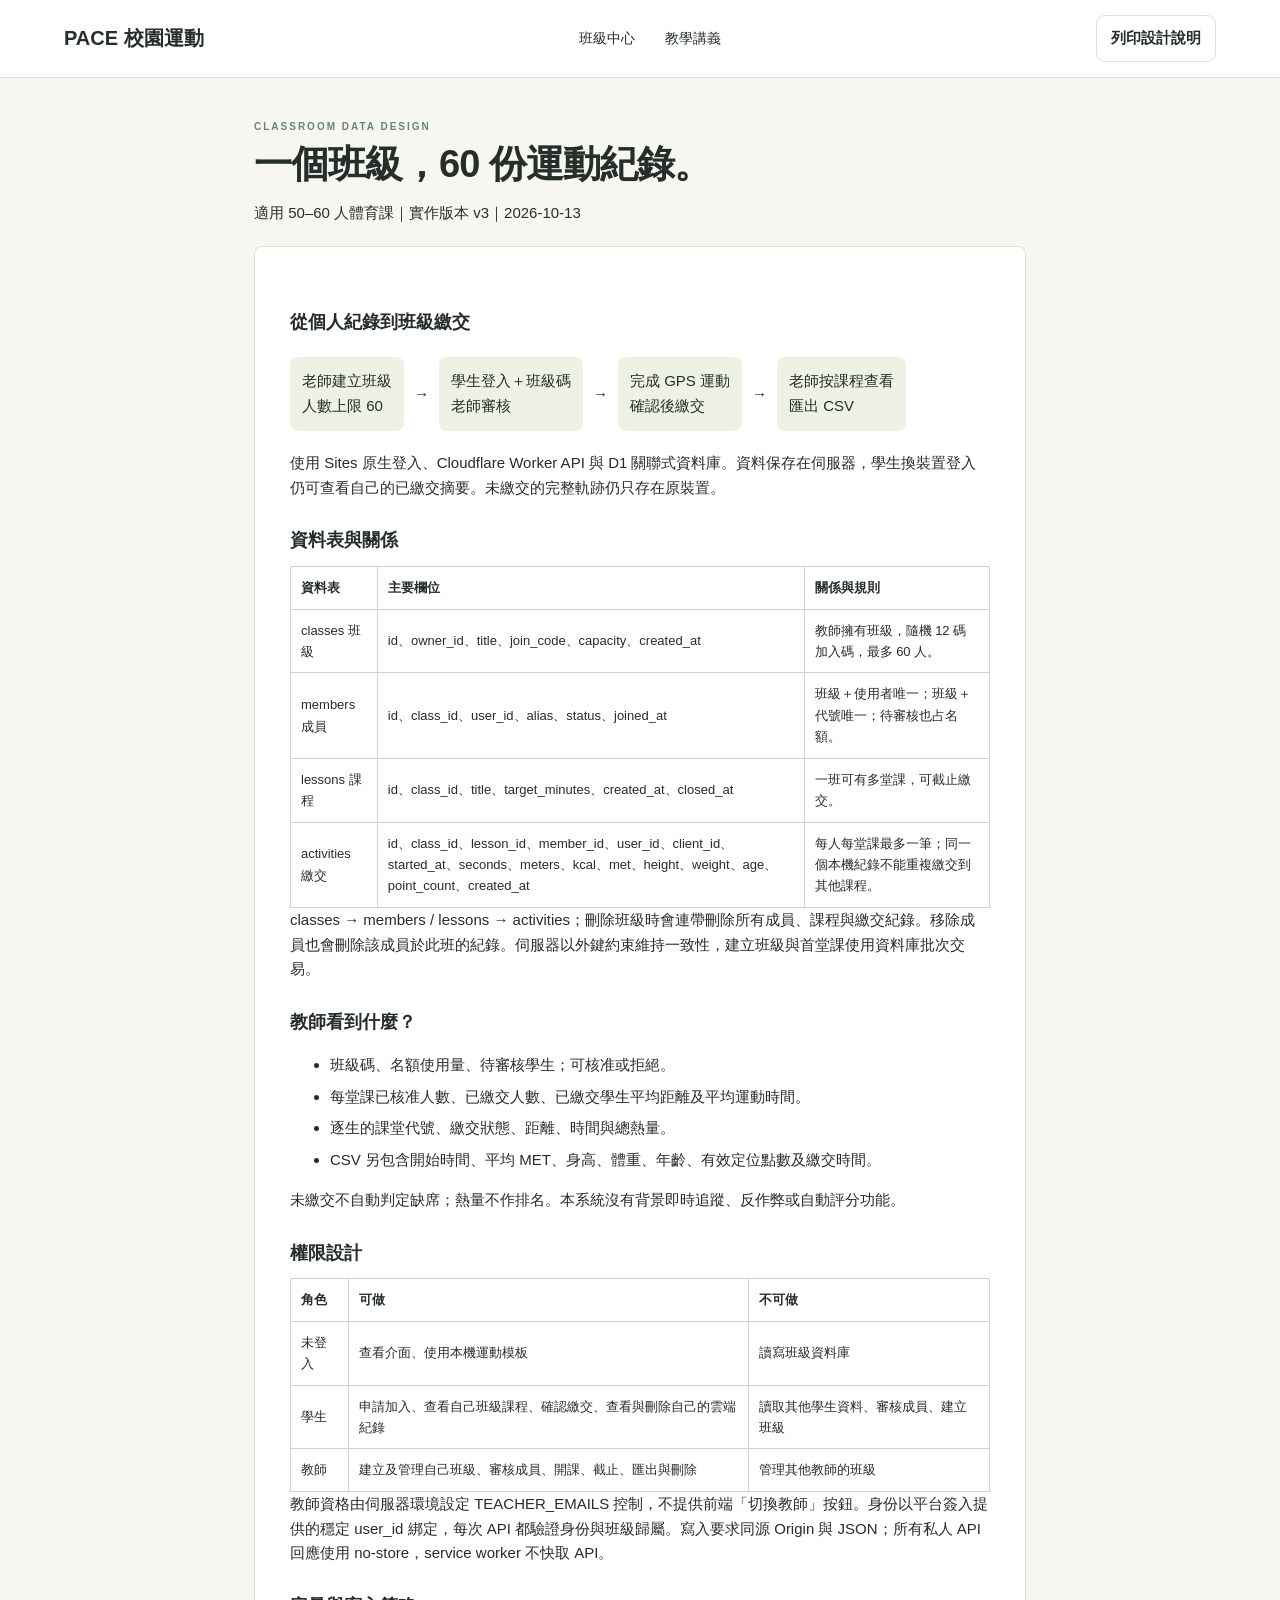
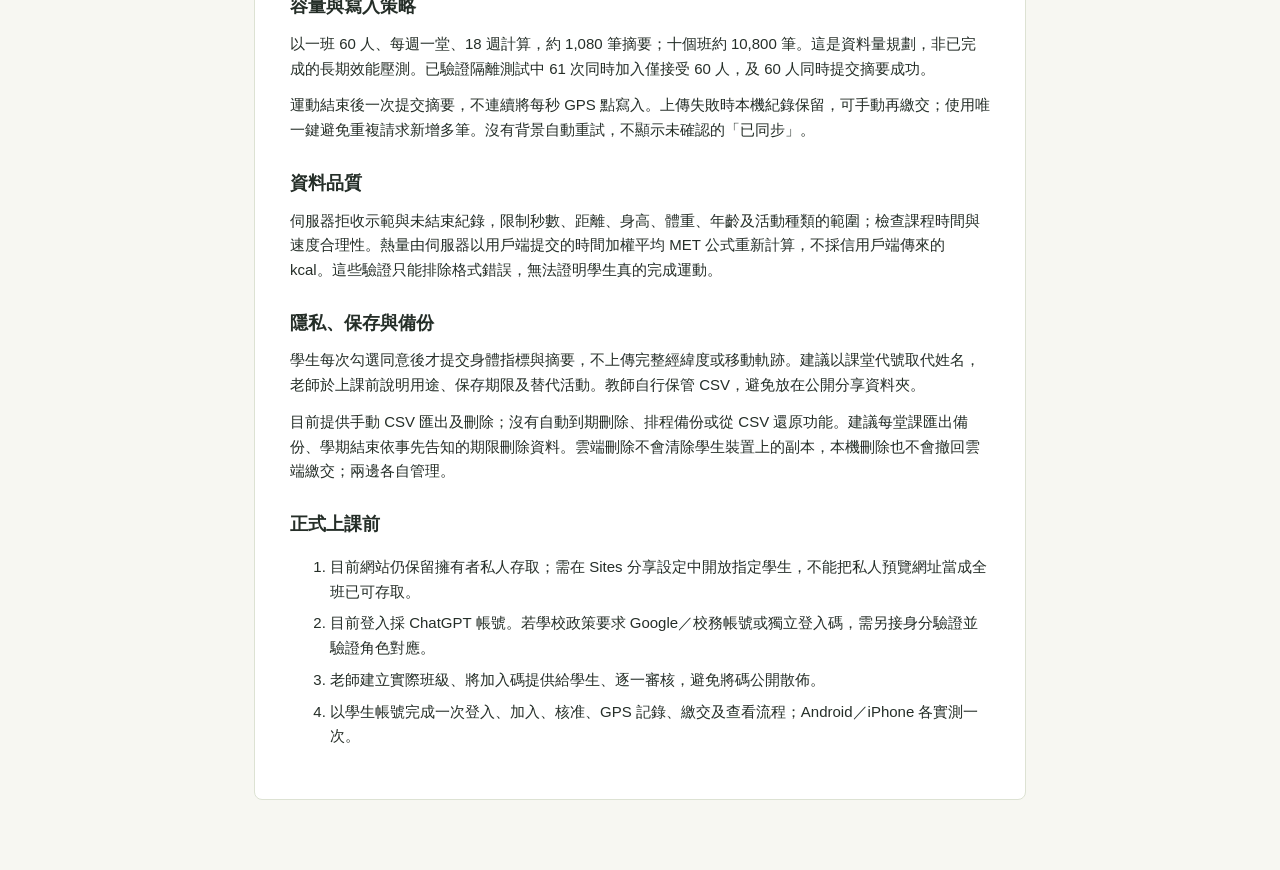
<file: database.html>
<!doctype html><html lang="zh-Hant"><head><meta charset="utf-8"><meta name="viewport" content="width=device-width,initial-scale=1"><link rel="stylesheet" href="document.css"><title>班級資料庫設計 · PACE</title></head><body><header><a class="brand" href="index.html">PACE 校園運動</a><nav><a href="classroom.html">班級中心</a><a href="handout.html">教學講義</a></nav><button onclick="window.print()">列印設計說明</button></header><main class="doc"><span class="eyebrow">CLASSROOM DATA DESIGN</span><h1>一個班級，60 份運動紀錄。</h1><p>適用 50–60 人體育課｜實作版本 v3｜2026-10-13</p><article><h2>從個人紀錄到班級繳交</h2><div class="diagram"><span>老師建立班級<br>人數上限 60</span>→<span>學生登入＋班級碼<br>老師審核</span>→<span>完成 GPS 運動<br>確認後繳交</span>→<span>老師按課程查看<br>匯出 CSV</span></div><p>使用 Sites 原生登入、Cloudflare Worker API 與 D1 關聯式資料庫。資料保存在伺服器，學生換裝置登入仍可查看自己的已繳交摘要。未繳交的完整軌跡仍只存在原裝置。</p><h2>資料表與關係</h2><table><tr><th>資料表</th><th>主要欄位</th><th>關係與規則</th></tr><tr><td>classes 班級</td><td>id、owner_id、title、join_code、capacity、created_at</td><td>教師擁有班級，隨機 12 碼加入碼，最多 60 人。</td></tr><tr><td>members 成員</td><td>id、class_id、user_id、alias、status、joined_at</td><td>班級＋使用者唯一；班級＋代號唯一；待審核也占名額。</td></tr><tr><td>lessons 課程</td><td>id、class_id、title、target_minutes、created_at、closed_at</td><td>一班可有多堂課，可截止繳交。</td></tr><tr><td>activities 繳交</td><td>id、class_id、lesson_id、member_id、user_id、client_id、started_at、seconds、meters、kcal、met、height、weight、age、point_count、created_at</td><td>每人每堂課最多一筆；同一個本機紀錄不能重複繳交到其他課程。</td></tr></table><p>classes → members / lessons → activities；刪除班級時會連帶刪除所有成員、課程與繳交紀錄。移除成員也會刪除該成員於此班的紀錄。伺服器以外鍵約束維持一致性，建立班級與首堂課使用資料庫批次交易。</p><h2>教師看到什麼？</h2><ul><li>班級碼、名額使用量、待審核學生；可核准或拒絕。</li><li>每堂課已核准人數、已繳交人數、已繳交學生平均距離及平均運動時間。</li><li>逐生的課堂代號、繳交狀態、距離、時間與總熱量。</li><li>CSV 另包含開始時間、平均 MET、身高、體重、年齡、有效定位點數及繳交時間。</li></ul><p>未繳交不自動判定缺席；熱量不作排名。本系統沒有背景即時追蹤、反作弊或自動評分功能。</p><h2>權限設計</h2><table><tr><th>角色</th><th>可做</th><th>不可做</th></tr><tr><td>未登入</td><td>查看介面、使用本機運動模板</td><td>讀寫班級資料庫</td></tr><tr><td>學生</td><td>申請加入、查看自己班級課程、確認繳交、查看與刪除自己的雲端紀錄</td><td>讀取其他學生資料、審核成員、建立班級</td></tr><tr><td>教師</td><td>建立及管理自己班級、審核成員、開課、截止、匯出與刪除</td><td>管理其他教師的班級</td></tr></table><p>教師資格由伺服器環境設定 TEACHER_EMAILS 控制，不提供前端「切換教師」按鈕。身份以平台簽入提供的穩定 user_id 綁定，每次 API 都驗證身份與班級歸屬。寫入要求同源 Origin 與 JSON；所有私人 API 回應使用 no-store，service worker 不快取 API。</p><h2>容量與寫入策略</h2><p>以一班 60 人、每週一堂、18 週計算，約 1,080 筆摘要；十個班約 10,800 筆。這是資料量規劃，非已完成的長期效能壓測。已驗證隔離測試中 61 次同時加入僅接受 60 人，及 60 人同時提交摘要成功。</p><p>運動結束後一次提交摘要，不連續將每秒 GPS 點寫入。上傳失敗時本機紀錄保留，可手動再繳交；使用唯一鍵避免重複請求新增多筆。沒有背景自動重試，不顯示未確認的「已同步」。</p><h2>資料品質</h2><p>伺服器拒收示範與未結束紀錄，限制秒數、距離、身高、體重、年齡及活動種類的範圍；檢查課程時間與速度合理性。熱量由伺服器以用戶端提交的時間加權平均 MET 公式重新計算，不採信用戶端傳來的 kcal。這些驗證只能排除格式錯誤，無法證明學生真的完成運動。</p><h2>隱私、保存與備份</h2><p>學生每次勾選同意後才提交身體指標與摘要，不上傳完整經緯度或移動軌跡。建議以課堂代號取代姓名，老師於上課前說明用途、保存期限及替代活動。教師自行保管 CSV，避免放在公開分享資料夾。</p><p>目前提供手動 CSV 匯出及刪除；沒有自動到期刪除、排程備份或從 CSV 還原功能。建議每堂課匯出備份、學期結束依事先告知的期限刪除資料。雲端刪除不會清除學生裝置上的副本，本機刪除也不會撤回雲端繳交；兩邊各自管理。</p><h2>正式上課前</h2><ol><li>目前網站仍保留擁有者私人存取；需在 Sites 分享設定中開放指定學生，不能把私人預覽網址當成全班已可存取。</li><li>目前登入採 ChatGPT 帳號。若學校政策要求 Google／校務帳號或獨立登入碼，需另接身分驗證並驗證角色對應。</li><li>老師建立實際班級、將加入碼提供給學生、逐一審核，避免將碼公開散佈。</li><li>以學生帳號完成一次登入、加入、核准、GPS 記錄、繳交及查看流程；Android／iPhone 各實測一次。</li></ol></article></main></body></html>
</file>
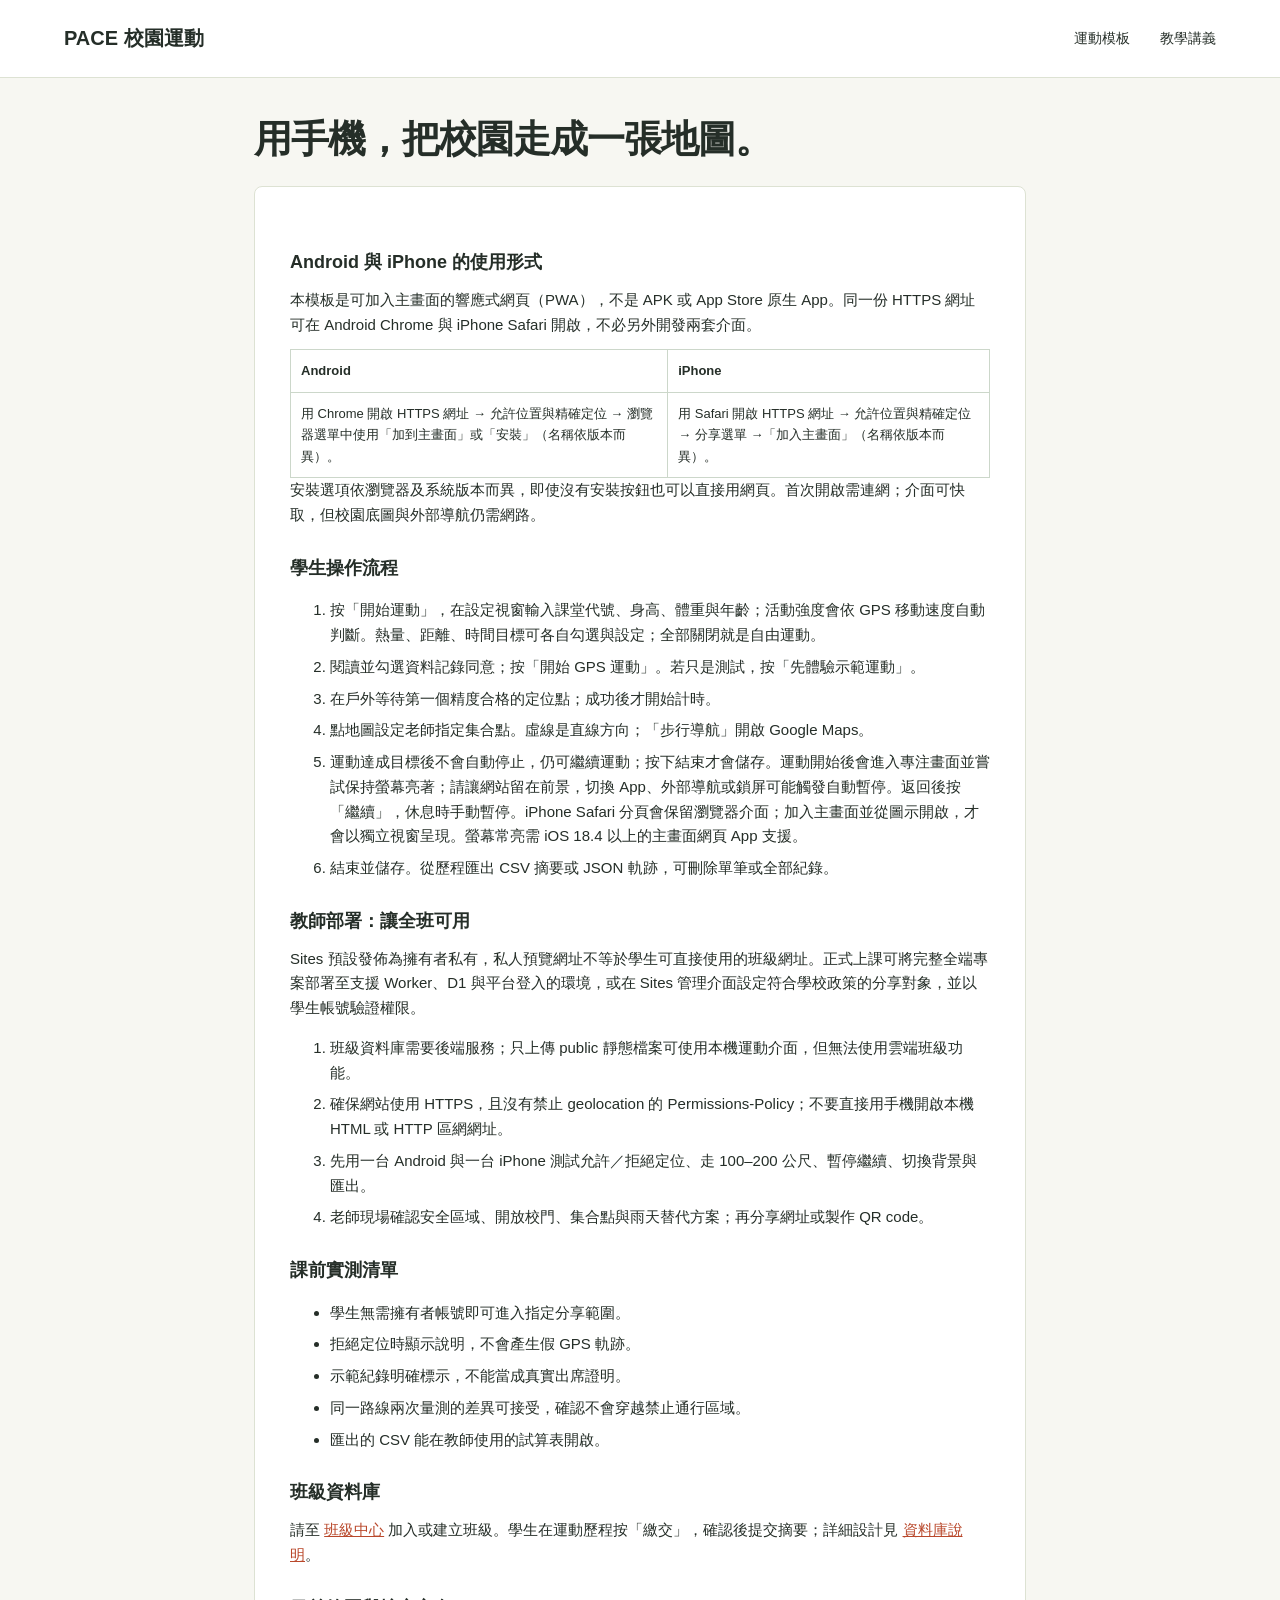
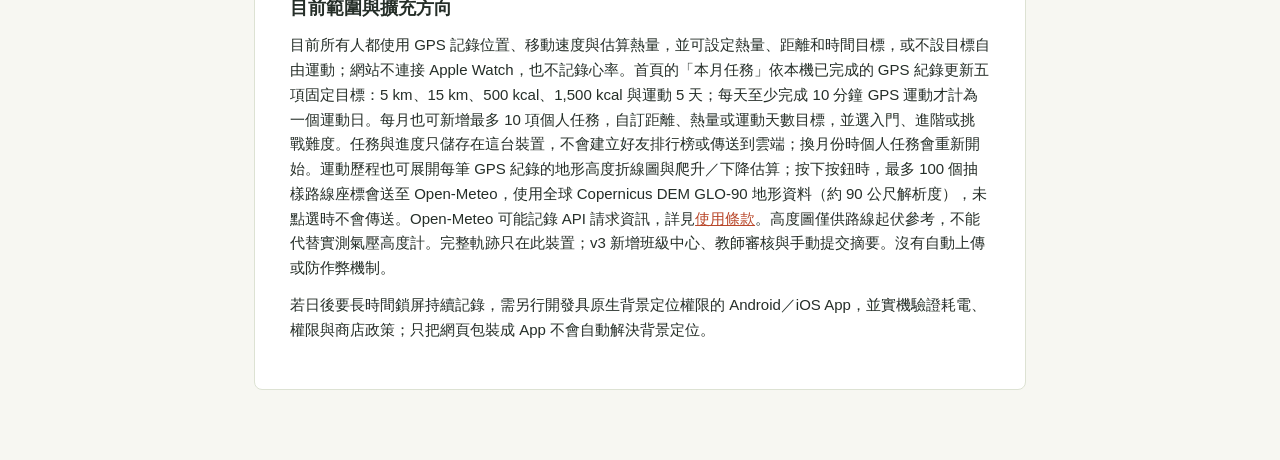
<file: guide.html>
<!doctype html><html lang="zh-Hant"><head><meta charset="utf-8"><meta name="viewport" content="width=device-width,initial-scale=1"><link rel="stylesheet" href="document.css"><title>手機使用與部署說明｜校園動起來</title></head><body><header><a class="brand" href="./">PACE 校園運動</a><nav><a href="./">運動模板</a><a href="handout.html">教學講義</a></nav></header><main class="doc"><h1>用手機，把校園走成一張地圖。</h1><article><h2>Android 與 iPhone 的使用形式</h2><p>本模板是可加入主畫面的響應式網頁（PWA），不是 APK 或 App Store 原生 App。同一份 HTTPS 網址可在 Android Chrome 與 iPhone Safari 開啟，不必另外開發兩套介面。</p><table><tr><th>Android</th><th>iPhone</th></tr><tr><td>用 Chrome 開啟 HTTPS 網址 → 允許位置與精確定位 → 瀏覽器選單中使用「加到主畫面」或「安裝」（名稱依版本而異）。</td><td>用 Safari 開啟 HTTPS 網址 → 允許位置與精確定位 → 分享選單 →「加入主畫面」（名稱依版本而異）。</td></tr></table><p>安裝選項依瀏覽器及系統版本而異，即使沒有安裝按鈕也可以直接用網頁。首次開啟需連網；介面可快取，但校園底圖與外部導航仍需網路。</p><h2>學生操作流程</h2><ol><li>按「開始運動」，在設定視窗輸入課堂代號、身高、體重與年齡；活動強度會依 GPS 移動速度自動判斷。熱量、距離、時間目標可各自勾選與設定；全部關閉就是自由運動。</li><li>閱讀並勾選資料記錄同意；按「開始 GPS 運動」。若只是測試，按「先體驗示範運動」。</li><li>在戶外等待第一個精度合格的定位點；成功後才開始計時。</li><li>點地圖設定老師指定集合點。虛線是直線方向；「步行導航」開啟 Google Maps。</li><li>運動達成目標後不會自動停止，仍可繼續運動；按下結束才會儲存。運動開始後會進入專注畫面並嘗試保持螢幕亮著；請讓網站留在前景，切換 App、外部導航或鎖屏可能觸發自動暫停。返回後按「繼續」，休息時手動暫停。iPhone Safari 分頁會保留瀏覽器介面；加入主畫面並從圖示開啟，才會以獨立視窗呈現。螢幕常亮需 iOS 18.4 以上的主畫面網頁 App 支援。</li><li>結束並儲存。從歷程匯出 CSV 摘要或 JSON 軌跡，可刪除單筆或全部紀錄。</li></ol><h2>教師部署：讓全班可用</h2><p>Sites 預設發佈為擁有者私有，私人預覽網址不等於學生可直接使用的班級網址。正式上課可將完整全端專案部署至支援 Worker、D1 與平台登入的環境，或在 Sites 管理介面設定符合學校政策的分享對象，並以學生帳號驗證權限。</p><ol><li>班級資料庫需要後端服務；只上傳 public 靜態檔案可使用本機運動介面，但無法使用雲端班級功能。</li><li>確保網站使用 HTTPS，且沒有禁止 geolocation 的 Permissions-Policy；不要直接用手機開啟本機 HTML 或 HTTP 區網網址。</li><li>先用一台 Android 與一台 iPhone 測試允許／拒絕定位、走 100–200 公尺、暫停繼續、切換背景與匯出。</li><li>老師現場確認安全區域、開放校門、集合點與雨天替代方案；再分享網址或製作 QR code。</li></ol><h2>課前實測清單</h2><ul><li>學生無需擁有者帳號即可進入指定分享範圍。</li><li>拒絕定位時顯示說明，不會產生假 GPS 軌跡。</li><li>示範紀錄明確標示，不能當成真實出席證明。</li><li>同一路線兩次量測的差異可接受，確認不會穿越禁止通行區域。</li><li>匯出的 CSV 能在教師使用的試算表開啟。</li></ul><h2>班級資料庫</h2><p>請至 <a href="classroom.html">班級中心</a> 加入或建立班級。學生在運動歷程按「繳交」，確認後提交摘要；詳細設計見 <a href="database.html">資料庫說明</a>。</p><h2>目前範圍與擴充方向</h2><p>目前所有人都使用 GPS 記錄位置、移動速度與估算熱量，並可設定熱量、距離和時間目標，或不設目標自由運動；網站不連接 Apple Watch，也不記錄心率。首頁的「本月任務」依本機已完成的 GPS 紀錄更新五項固定目標：5 km、15 km、500 kcal、1,500 kcal 與運動 5 天；每天至少完成 10 分鐘 GPS 運動才計為一個運動日。每月也可新增最多 10 項個人任務，自訂距離、熱量或運動天數目標，並選入門、進階或挑戰難度。任務與進度只儲存在這台裝置，不會建立好友排行榜或傳送到雲端；換月份時個人任務會重新開始。運動歷程也可展開每筆 GPS 紀錄的地形高度折線圖與爬升／下降估算；按下按鈕時，最多 100 個抽樣路線座標會送至 Open-Meteo，使用全球 Copernicus DEM GLO-90 地形資料（約 90 公尺解析度），未點選時不會傳送。Open-Meteo 可能記錄 API 請求資訊，詳見<a href="https://open-meteo.com/en/terms" target="_blank" rel="noopener">使用條款</a>。高度圖僅供路線起伏參考，不能代替實測氣壓高度計。完整軌跡只在此裝置；v3 新增班級中心、教師審核與手動提交摘要。沒有自動上傳或防作弊機制。</p><p>若日後要長時間鎖屏持續記錄，需另行開發具原生背景定位權限的 Android／iOS App，並實機驗證耗電、權限與商店政策；只把網頁包裝成 App 不會自動解決背景定位。</p></article></main></body></html>
</file>
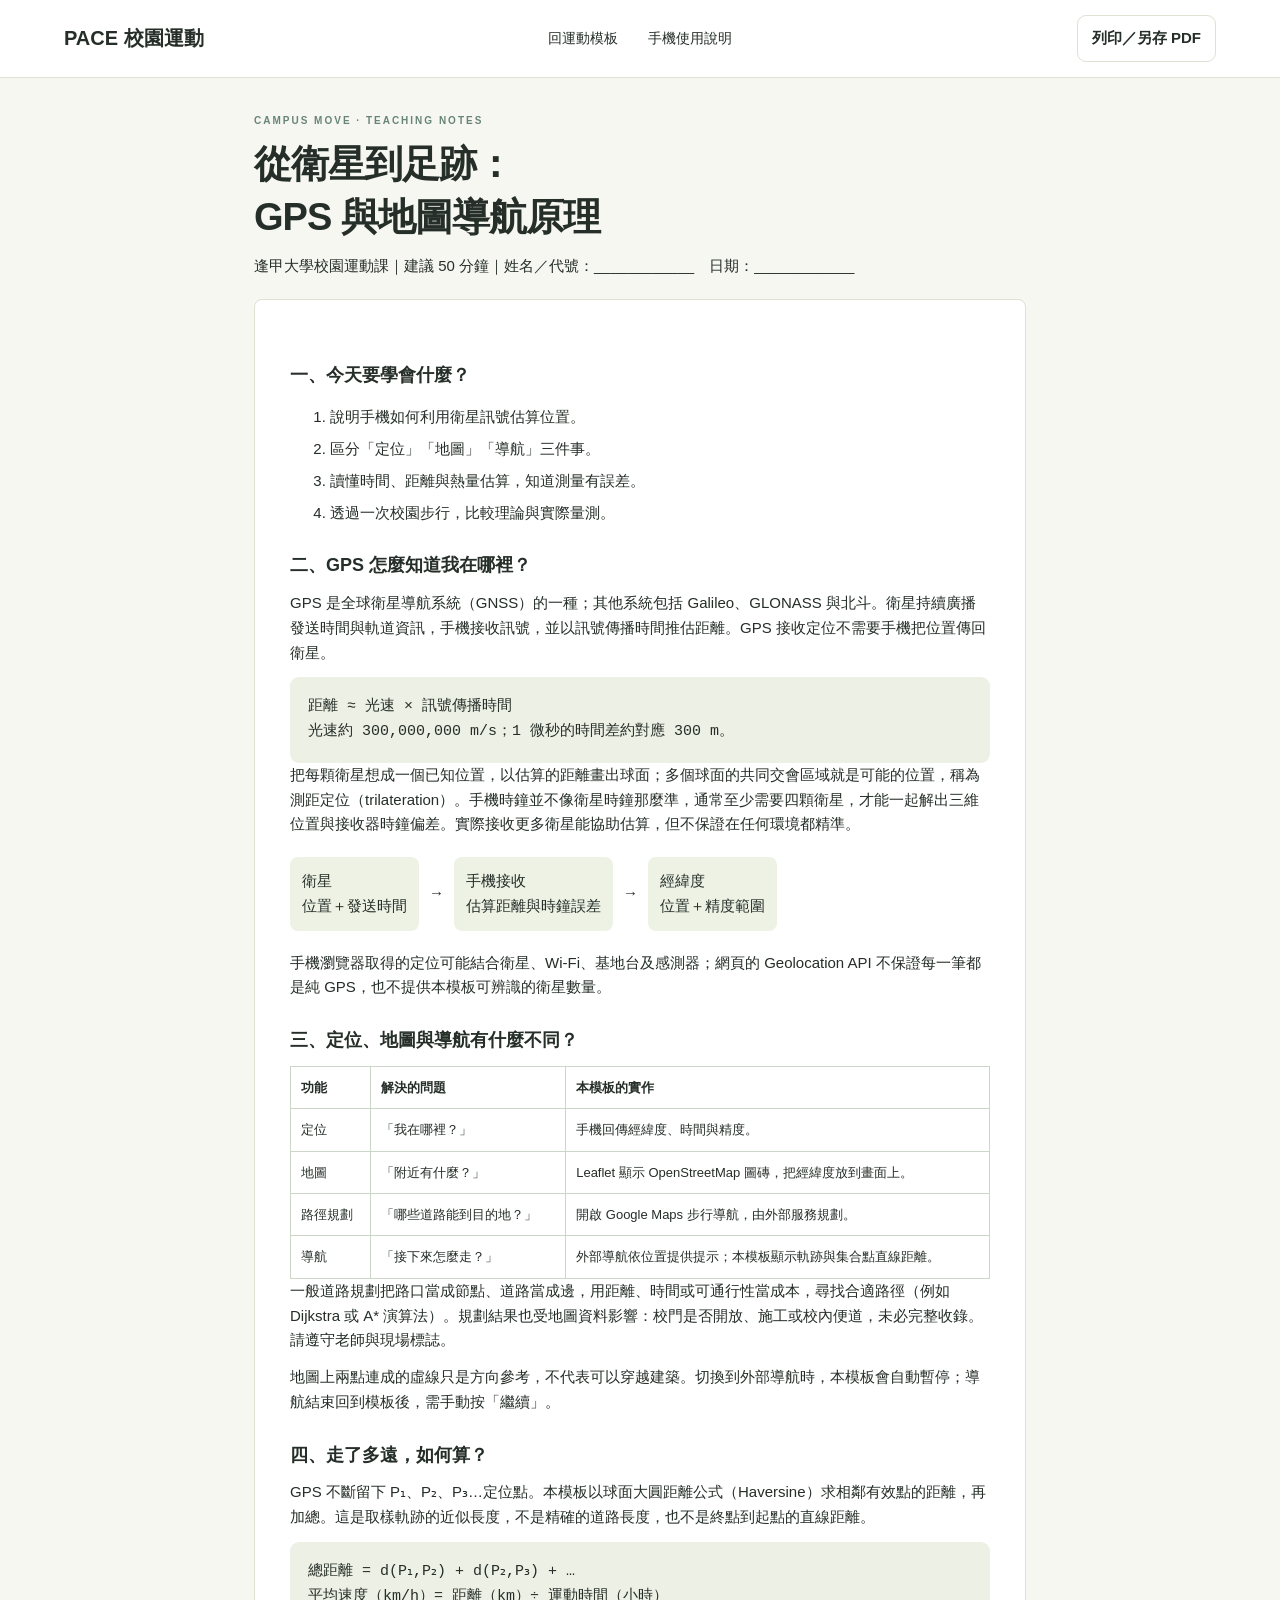
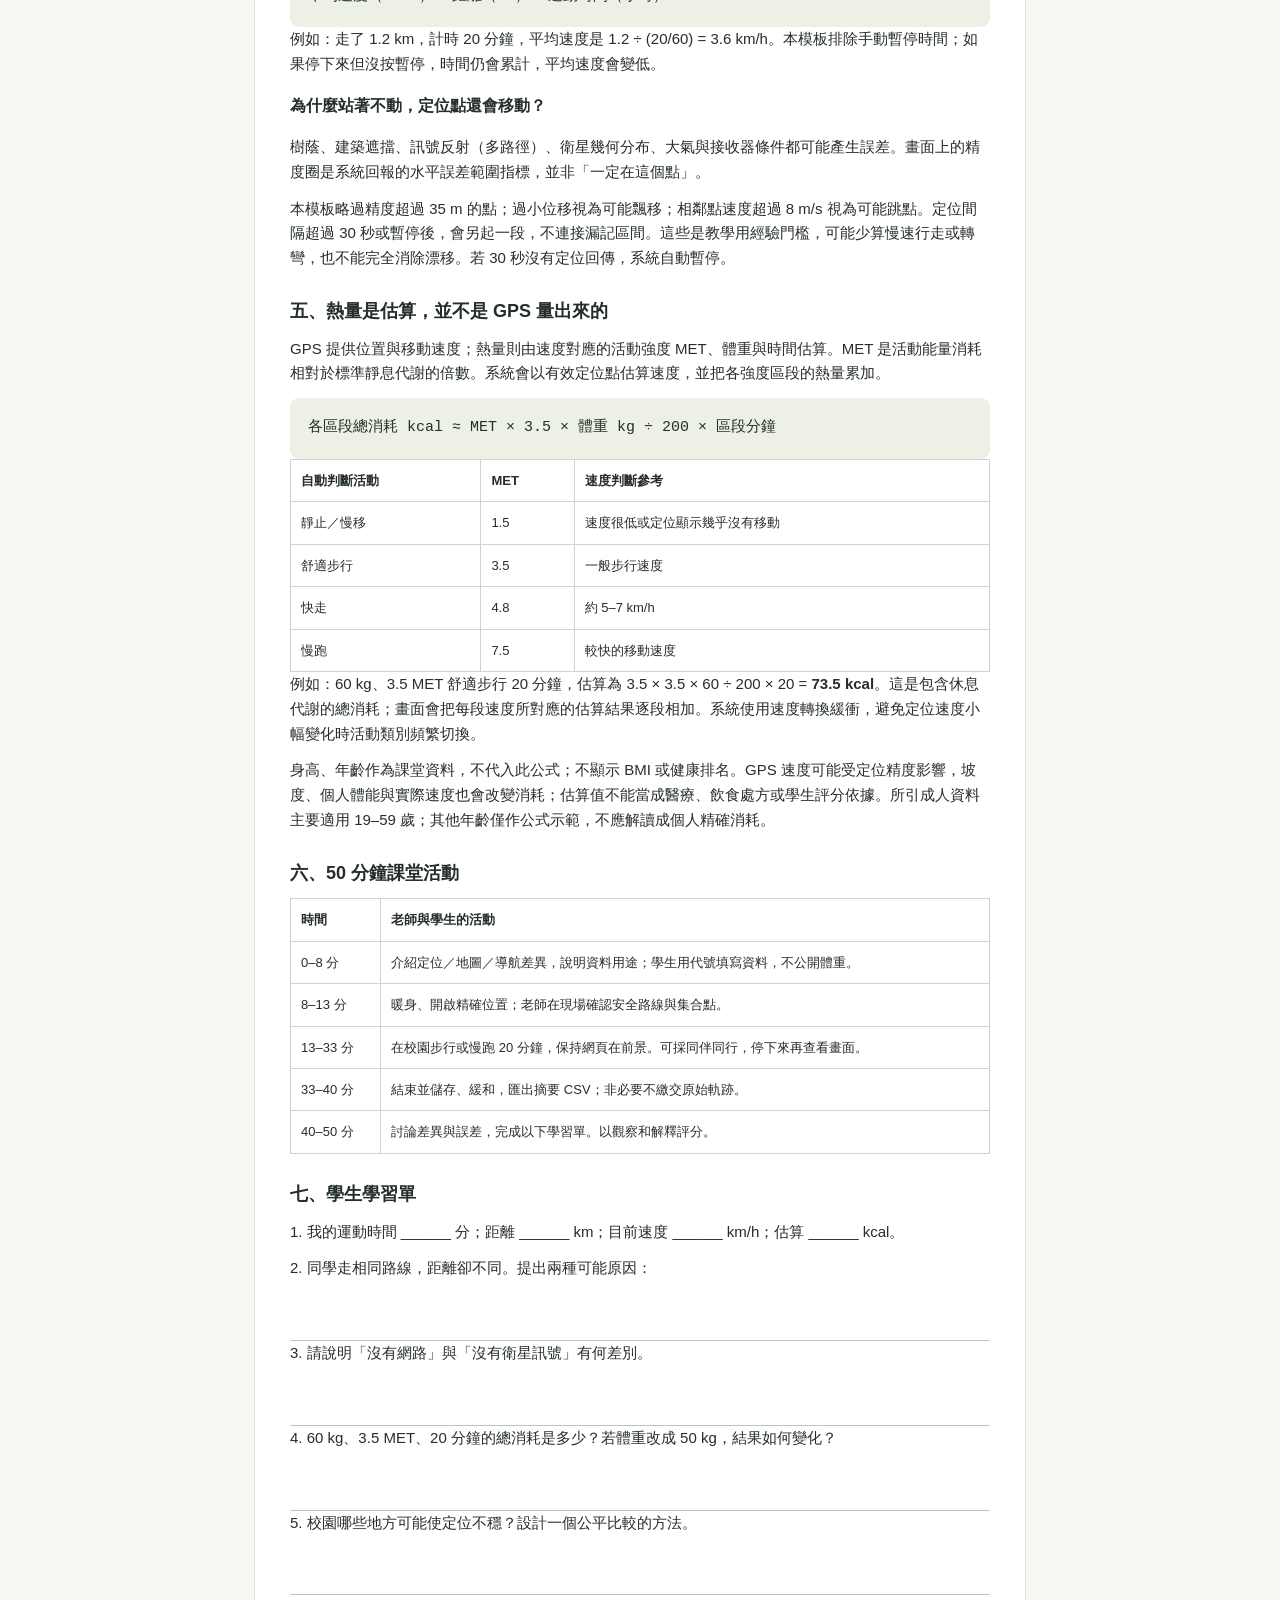
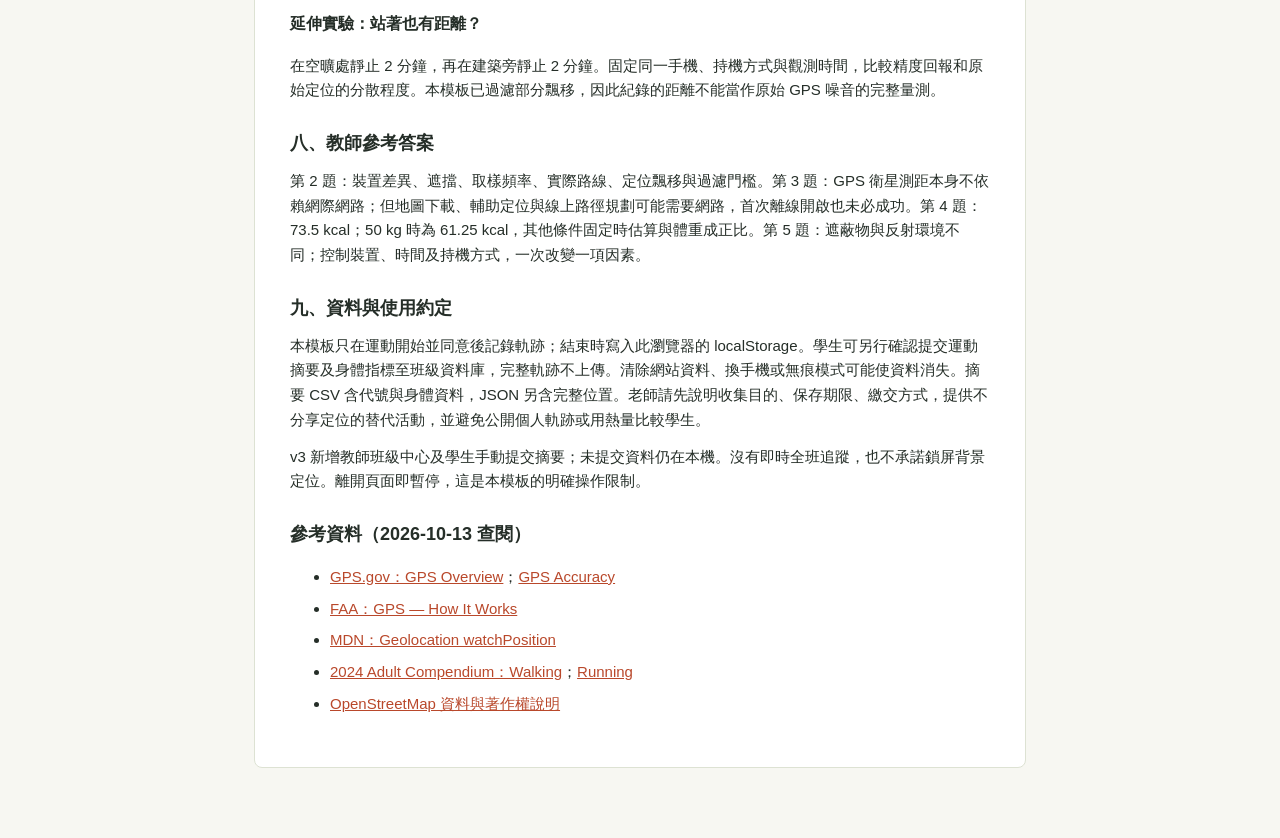
<file: handout.html>
<!doctype html><html lang="zh-Hant"><head><meta charset="utf-8"><meta name="viewport" content="width=device-width,initial-scale=1"><link rel="stylesheet" href="document.css"><title>GPS 與地圖導航原理｜教學講義</title></head><body><header><a class="brand" href="./">PACE 校園運動</a><nav><a href="./">回運動模板</a><a href="guide.html">手機使用說明</a></nav><button onclick="window.print()">列印／另存 PDF</button></header><main class="doc"><p class="eyebrow">CAMPUS MOVE · TEACHING NOTES</p><h1>從衛星到足跡：<br>GPS 與地圖導航原理</h1><p>逢甲大學校園運動課｜建議 50 分鐘｜姓名／代號：____________　日期：____________</p><article>
<h2>一、今天要學會什麼？</h2><ol><li>說明手機如何利用衛星訊號估算位置。</li><li>區分「定位」「地圖」「導航」三件事。</li><li>讀懂時間、距離與熱量估算，知道測量有誤差。</li><li>透過一次校園步行，比較理論與實際量測。</li></ol>
<h2>二、GPS 怎麼知道我在哪裡？</h2><p>GPS 是全球衛星導航系統（GNSS）的一種；其他系統包括 Galileo、GLONASS 與北斗。衛星持續廣播發送時間與軌道資訊，手機接收訊號，並以訊號傳播時間推估距離。GPS 接收定位不需要手機把位置傳回衛星。</p><div class="formula">距離 ≈ 光速 × 訊號傳播時間<br>光速約 300,000,000 m/s；1 微秒的時間差約對應 300 m。</div><p>把每顆衛星想成一個已知位置，以估算的距離畫出球面；多個球面的共同交會區域就是可能的位置，稱為測距定位（trilateration）。手機時鐘並不像衛星時鐘那麼準，通常至少需要四顆衛星，才能一起解出三維位置與接收器時鐘偏差。實際接收更多衛星能協助估算，但不保證在任何環境都精準。</p><div class="diagram"><span>衛星<br>位置＋發送時間</span>→<span>手機接收<br>估算距離與時鐘誤差</span>→<span>經緯度<br>位置＋精度範圍</span></div><p>手機瀏覽器取得的定位可能結合衛星、Wi-Fi、基地台及感測器；網頁的 Geolocation API 不保證每一筆都是純 GPS，也不提供本模板可辨識的衛星數量。</p>
<h2>三、定位、地圖與導航有什麼不同？</h2><table><thead><tr><th>功能</th><th>解決的問題</th><th>本模板的實作</th></tr></thead><tbody><tr><td>定位</td><td>「我在哪裡？」</td><td>手機回傳經緯度、時間與精度。</td></tr><tr><td>地圖</td><td>「附近有什麼？」</td><td>Leaflet 顯示 OpenStreetMap 圖磚，把經緯度放到畫面上。</td></tr><tr><td>路徑規劃</td><td>「哪些道路能到目的地？」</td><td>開啟 Google Maps 步行導航，由外部服務規劃。</td></tr><tr><td>導航</td><td>「接下來怎麼走？」</td><td>外部導航依位置提供提示；本模板顯示軌跡與集合點直線距離。</td></tr></tbody></table><p>一般道路規劃把路口當成節點、道路當成邊，用距離、時間或可通行性當成本，尋找合適路徑（例如 Dijkstra 或 A* 演算法）。規劃結果也受地圖資料影響：校門是否開放、施工或校內便道，未必完整收錄。請遵守老師與現場標誌。</p><p>地圖上兩點連成的虛線只是方向參考，不代表可以穿越建築。切換到外部導航時，本模板會自動暫停；導航結束回到模板後，需手動按「繼續」。</p>
<h2>四、走了多遠，如何算？</h2><p>GPS 不斷留下 P₁、P₂、P₃…定位點。本模板以球面大圓距離公式（Haversine）求相鄰有效點的距離，再加總。這是取樣軌跡的近似長度，不是精確的道路長度，也不是終點到起點的直線距離。</p><div class="formula">總距離 = d(P₁,P₂) + d(P₂,P₃) + …<br>平均速度（km/h）= 距離（km）÷ 運動時間（小時）</div><p>例如：走了 1.2 km，計時 20 分鐘，平均速度是 1.2 ÷ (20/60) = 3.6 km/h。本模板排除手動暫停時間；如果停下來但沒按暫停，時間仍會累計，平均速度會變低。</p><h3>為什麼站著不動，定位點還會移動？</h3><p>樹蔭、建築遮擋、訊號反射（多路徑）、衛星幾何分布、大氣與接收器條件都可能產生誤差。畫面上的精度圈是系統回報的水平誤差範圍指標，並非「一定在這個點」。</p><p>本模板略過精度超過 35 m 的點；過小位移視為可能飄移；相鄰點速度超過 8 m/s 視為可能跳點。定位間隔超過 30 秒或暫停後，會另起一段，不連接漏記區間。這些是教學用經驗門檻，可能少算慢速行走或轉彎，也不能完全消除漂移。若 30 秒沒有定位回傳，系統自動暫停。</p>
<h2>五、熱量是估算，並不是 GPS 量出來的</h2><p>GPS 提供位置與移動速度；熱量則由速度對應的活動強度 MET、體重與時間估算。MET 是活動能量消耗相對於標準靜息代謝的倍數。系統會以有效定位點估算速度，並把各強度區段的熱量累加。</p><div class="formula">各區段總消耗 kcal ≈ MET × 3.5 × 體重 kg ÷ 200 × 區段分鐘</div><table><thead><tr><th>自動判斷活動</th><th>MET</th><th>速度判斷參考</th></tr></thead><tbody><tr><td>靜止／慢移</td><td>1.5</td><td>速度很低或定位顯示幾乎沒有移動</td></tr><tr><td>舒適步行</td><td>3.5</td><td>一般步行速度</td></tr><tr><td>快走</td><td>4.8</td><td>約 5–7 km/h</td></tr><tr><td>慢跑</td><td>7.5</td><td>較快的移動速度</td></tr></tbody></table><p>例如：60 kg、3.5 MET 舒適步行 20 分鐘，估算為 3.5 × 3.5 × 60 ÷ 200 × 20 = <strong>73.5 kcal</strong>。這是包含休息代謝的總消耗；畫面會把每段速度所對應的估算結果逐段相加。系統使用速度轉換緩衝，避免定位速度小幅變化時活動類別頻繁切換。</p><p>身高、年齡作為課堂資料，不代入此公式；不顯示 BMI 或健康排名。GPS 速度可能受定位精度影響，坡度、個人體能與實際速度也會改變消耗；估算值不能當成醫療、飲食處方或學生評分依據。所引成人資料主要適用 19–59 歲；其他年齡僅作公式示範，不應解讀成個人精確消耗。</p>
<h2>六、50 分鐘課堂活動</h2><table><thead><tr><th>時間</th><th>老師與學生的活動</th></tr></thead><tbody><tr><td>0–8 分</td><td>介紹定位／地圖／導航差異，說明資料用途；學生用代號填寫資料，不公開體重。</td></tr><tr><td>8–13 分</td><td>暖身、開啟精確位置；老師在現場確認安全路線與集合點。</td></tr><tr><td>13–33 分</td><td>在校園步行或慢跑 20 分鐘，保持網頁在前景。可採同伴同行，停下來再查看畫面。</td></tr><tr><td>33–40 分</td><td>結束並儲存、緩和，匯出摘要 CSV；非必要不繳交原始軌跡。</td></tr><tr><td>40–50 分</td><td>討論差異與誤差，完成以下學習單。以觀察和解釋評分。</td></tr></tbody></table>
<h2>七、學生學習單</h2><p>1. 我的運動時間 ______ 分；距離 ______ km；目前速度 ______ km/h；估算 ______ kcal。</p><p>2. 同學走相同路線，距離卻不同。提出兩種可能原因：</p><div class="answer"></div><p>3. 請說明「沒有網路」與「沒有衛星訊號」有何差別。</p><div class="answer"></div><p>4. 60 kg、3.5 MET、20 分鐘的總消耗是多少？若體重改成 50 kg，結果如何變化？</p><div class="answer"></div><p>5. 校園哪些地方可能使定位不穩？設計一個公平比較的方法。</p><div class="answer"></div><h3>延伸實驗：站著也有距離？</h3><p>在空曠處靜止 2 分鐘，再在建築旁靜止 2 分鐘。固定同一手機、持機方式與觀測時間，比較精度回報和原始定位的分散程度。本模板已過濾部分飄移，因此紀錄的距離不能當作原始 GPS 噪音的完整量測。</p>
<h2>八、教師參考答案</h2><p>第 2 題：裝置差異、遮擋、取樣頻率、實際路線、定位飄移與過濾門檻。第 3 題：GPS 衛星測距本身不依賴網際網路；但地圖下載、輔助定位與線上路徑規劃可能需要網路，首次離線開啟也未必成功。第 4 題：73.5 kcal；50 kg 時為 61.25 kcal，其他條件固定時估算與體重成正比。第 5 題：遮蔽物與反射環境不同；控制裝置、時間及持機方式，一次改變一項因素。</p>
<h2>九、資料與使用約定</h2><p>本模板只在運動開始並同意後記錄軌跡；結束時寫入此瀏覽器的 localStorage。學生可另行確認提交運動摘要及身體指標至班級資料庫，完整軌跡不上傳。清除網站資料、換手機或無痕模式可能使資料消失。摘要 CSV 含代號與身體資料，JSON 另含完整位置。老師請先說明收集目的、保存期限、繳交方式，提供不分享定位的替代活動，並避免公開個人軌跡或用熱量比較學生。</p><p>v3 新增教師班級中心及學生手動提交摘要；未提交資料仍在本機。沒有即時全班追蹤，也不承諾鎖屏背景定位。離開頁面即暫停，這是本模板的明確操作限制。</p>
<h2>參考資料（2026-10-13 查閱）</h2><ul><li><a href="https://www.gps.gov/systems/gps/index.php">GPS.gov：GPS Overview</a>；<a href="https://www.gps.gov/gps-accuracy">GPS Accuracy</a></li><li><a href="https://www.faa.gov/about/office_org/headquarters_offices/ato/service_units/techops/navservices/gnss/gps/howitworks">FAA：GPS — How It Works</a></li><li><a href="https://developer.mozilla.org/en-US/docs/Web/API/Geolocation/watchPosition">MDN：Geolocation watchPosition</a></li><li><a href="https://pacompendium.com/walking/">2024 Adult Compendium：Walking</a>；<a href="https://pacompendium.com/running/">Running</a></li><li><a href="https://www.openstreetmap.org/copyright">OpenStreetMap 資料與著作權說明</a></li></ul></article></main></body></html>
</file>
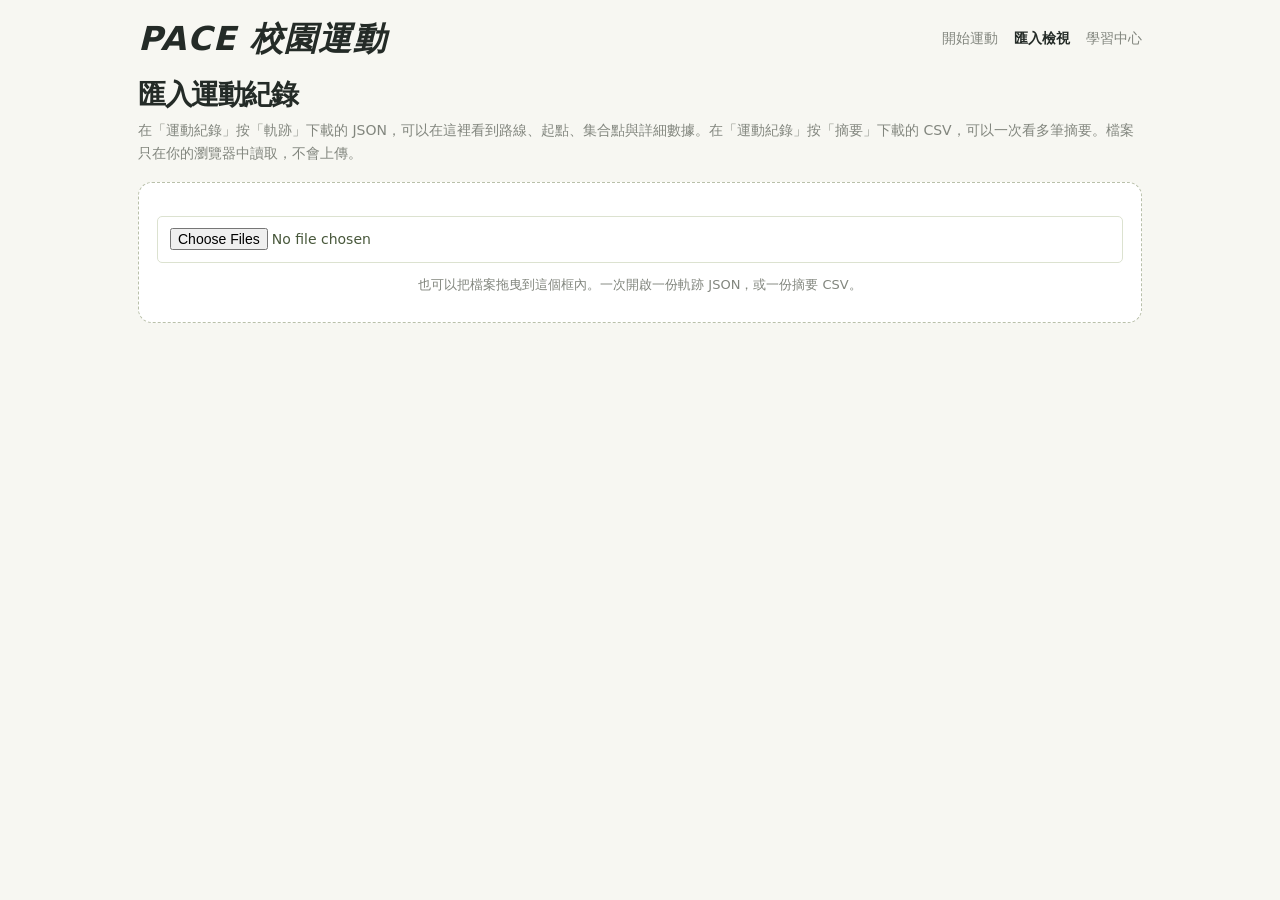
<file: review.html>
<!doctype html>
<html lang="zh-Hant">
<head>
<meta charset="utf-8">
<meta name="viewport" content="width=device-width,initial-scale=1,viewport-fit=cover">
<meta name="theme-color" content="#222824">
<link rel="icon" href="icon.svg" type="image/svg+xml">
<link rel="stylesheet" href="vendor/leaflet.css">
<link rel="stylesheet" href="style.css">
<title>匯入檢視 · PACE 校園運動</title>
<style>
body{background:var(--paper);color:var(--ink);font-family:"PingFang TC","Noto Sans TC","Microsoft JhengHei",system-ui,sans-serif;margin:0}
.review{max-width:1040px;margin:0 auto;padding:22px 18px 64px}
.rtop{display:flex;justify-content:space-between;align-items:center;gap:12px;flex-wrap:wrap;margin-bottom:22px}
.rtop .brand{color:var(--ink);text-decoration:none;font-weight:800;letter-spacing:.04em}
.rtop nav a{color:var(--muted);text-decoration:none;margin-left:16px;font-size:14px}
.rtop nav a.active{color:var(--ink);font-weight:700}
h1{font-size:28px;margin:0 0 6px}
.lead{color:var(--muted);margin:0 0 18px;font-size:14px;line-height:1.6}
.drop{background:#fff;border:1.5px dashed #b9c0aa;border-radius:14px;padding:26px 18px;text-align:center}
.drop input{font:inherit}
#status{margin:12px 0 0;min-height:1.4em;color:var(--muted);font-size:14px}
.card{background:#fff;border:1px solid var(--line);border-radius:14px;padding:16px;margin-top:18px}
.stats{display:grid;grid-template-columns:repeat(4,1fr);gap:10px}
.stats div{background:var(--paper);border-radius:10px;padding:12px}
.stats span{display:block;color:var(--muted);font-size:12px}
.stats strong{font-size:24px}
.stats small{color:var(--muted);font-size:12px;margin-left:4px}
#reviewMap{height:380px;border-radius:12px;margin-top:12px;border:1px solid var(--line)}
dl{display:grid;grid-template-columns:150px 1fr;gap:8px 16px;margin:0;font-size:14px}
dt{color:var(--muted)}
dd{margin:0;word-break:break-word}
.note{color:var(--muted);font-size:13px;line-height:1.6;margin-top:12px}
table{width:100%;border-collapse:collapse;font-size:13px;margin-top:10px}
th,td{border-bottom:1px solid var(--line);padding:7px 6px;text-align:left;white-space:nowrap}
th{color:var(--muted);font-weight:600}
.table-wrap{overflow-x:auto}
@media (max-width:640px){.stats{grid-template-columns:repeat(2,1fr)}dl{grid-template-columns:1fr}dt{margin-top:6px}}
</style>
</head>
<body>
<main class="review">
<header class="rtop">
  <a class="brand" href="index.html">PACE 校園運動</a>
  <nav><a href="index.html">開始運動</a><a class="active" href="review.html">匯入檢視</a><a href="handout.html">學習中心</a></nav>
</header>
<h1>匯入運動紀錄</h1>
<p class="lead">在「運動紀錄」按「軌跡」下載的 JSON，可以在這裡看到路線、起點、集合點與詳細數據。在「運動紀錄」按「摘要」下載的 CSV，可以一次看多筆摘要。檔案只在你的瀏覽器中讀取，不會上傳。</p>

<section class="drop" id="drop">
  <input id="file" type="file" accept=".json,.csv,application/json,text/csv" multiple>
  <p class="note">也可以把檔案拖曳到這個框內。一次開啟一份軌跡 JSON，或一份摘要 CSV。</p>
</section>
<p id="status" role="status" aria-live="polite"></p>

<section class="card" id="detail" hidden>
  <div class="stats">
    <div><span>累積距離</span><strong id="statDistance">0.00</strong><small>km</small></div>
    <div><span>運動時間</span><strong id="statTime">00:00</strong></div>
    <div><span>平均速度</span><strong id="statSpeed">0.0</strong><small>km/h</small></div>
    <div><span>估算熱量</span><strong id="statKcal">0</strong><small>kcal</small></div>
  </div>
  <div id="reviewMap" aria-label="運動軌跡地圖"></div>
  <p class="note">藍色終點與綠色起點之間為實際記錄的軌跡。若有設定集合點，虛線為終點到集合點的直線距離，不是步行路線。</p>
  <dl id="facts" style="margin-top:14px"></dl>
</section>

<section class="card" id="list" hidden>
  <div id="listSummary" class="note"></div>
  <div class="table-wrap"><table><thead id="listHead"></thead><tbody id="listBody"></tbody></table></div>
</section>
</main>
<script src="vendor/leaflet.js"></script>
<script src="tiles.js"></script>
<script src="core.js"></script>
<script src="review.js"></script>
</body>
</html>
</file>
<file: document.css>
:root{--ink:#183e36;--muted:#697a74;--green:#155b49;--lime:#d9efaa;--border:#dde4df}*{box-sizing:border-box}html{scroll-behavior:smooth}body{margin:0;background:#f5f6f1;color:var(--ink);font:15px/1.65 -apple-system,BlinkMacSystemFont,"Noto Sans TC",sans-serif}button,input,select{font:inherit}button,a,input,select{-webkit-tap-highlight-color:transparent}a{color:inherit;text-decoration:none}button{cursor:pointer;border:1px solid var(--border);border-radius:9px;background:white;color:var(--ink);padding:10px 14px;font-weight:600}button:hover{background:#edf2e9}button:disabled{opacity:.4;cursor:default}button:focus-visible,a:focus-visible,input:focus-visible,select:focus-visible{outline:3px solid #86b888;outline-offset:3px}header{height:92px;border-bottom:1px solid var(--border);display:flex;align-items:center;justify-content:space-between;gap:28px;padding:0 5vw;background:#fff}.brand{display:flex;align-items:center;gap:12px;font-size:20px;font-weight:750}.brand small{display:block;font-size:9px;letter-spacing:1.8px;color:var(--muted)}.brandmark{width:43px;height:43px;background:var(--green);color:var(--lime);display:grid;place-items:center;border-radius:14px;font-size:32px}nav{display:flex;gap:30px;font-size:14px}nav a:hover{text-decoration:underline}.tag{font-size:11px;border:1px solid var(--border);border-radius:20px;padding:4px 10px;white-space:nowrap}main{max-width:1440px;margin:auto;padding:35px 5vw 0}.intro{display:flex;justify-content:space-between;gap:30px;align-items:center;margin-bottom:30px}.eyebrow{font-size:10px;letter-spacing:2px;font-weight:750;color:#678577;margin:0 0 8px}h1{font-size:clamp(25px,3vw,38px);letter-spacing:-1px;line-height:1.4;margin:0 0 10px}p{margin:0 0 12px}.intro p:not(.eyebrow){color:var(--muted);font-size:14px}.lesson{border-left:3px solid #a6c97a;padding-left:18px;min-width:230px}.lesson span,.lesson small{display:block;font-size:11px;color:var(--muted)}.lesson strong{display:block;font-size:19px;margin:3px 0}.workspace{display:grid;grid-template-columns:310px minmax(0,1fr);gap:22px;align-items:start}.panel{background:white;border:1px solid var(--border);border-radius:16px;padding:24px}.sectiontitle{display:flex;align-items:center;gap:10px;margin-bottom:22px}h2{font-size:18px;margin:0;font-weight:700}.sectiontitle .tag,.sectiontitle .smallbutton{margin-left:auto}.step{font-size:10px;font-weight:700;background:#eef2e9;padding:3px 8px;border-radius:5px}.setup{padding:22px}fieldset{border:0;padding:0;margin:0}label{display:block;font-size:13px;font-weight:600;margin-bottom:15px}label>span{font-size:10px;font-weight:400;color:var(--muted);margin-left:4px}input:not([type=checkbox]),select{width:100%;display:block;border:1px solid var(--border);background:#fafbf8;border-radius:8px;padding:10px 12px;color:var(--ink);margin-top:6px;min-height:44px}input:disabled,select:disabled{opacity:.6}.two{display:grid;grid-template-columns:1fr 1fr;gap:12px}.check{display:flex;align-items:flex-start;gap:6px;margin-top:18px}.check input{margin-top:4px;width:16px;height:16px;accent-color:var(--green)}.check span{font-size:11px;line-height:1.7}.primary{width:100%;background:var(--green);color:white;border-color:var(--green);padding:13px}.primary:hover{background:#0e493a}.controls{display:flex;gap:8px;margin-top:10px}.controls button{flex:1;font-size:12px;padding:10px 4px}.textbutton{display:block;padding:12px 0;border:0;background:none;font-size:11px;color:#5e776b;font-weight:500}.fine{font-size:10px;color:var(--muted);line-height:1.8}.hint{padding:14px;background:#f2f5e9;border-radius:9px;margin-top:18px}.hint strong{font-size:12px}.hint p{font-size:11px;color:var(--muted);margin:5px 0 0}.mapcard{padding:0;overflow:hidden}.mapheading{display:flex;justify-content:space-between;align-items:center;padding:18px 22px}.mapheading .eyebrow{font-size:8px;margin-bottom:3px}.mapheading h2{font-size:16px}.status{font-size:11px;background:#f1f4ec;padding:5px 10px;border-radius:20px}#map{height:358px;background:#e7ecdf;z-index:1}.maptoolbar{display:flex;gap:6px;padding:10px 16px;border-bottom:1px solid var(--border)}.maptoolbar button{font-size:11px;padding:6px 10px}.mapnote{display:flex;gap:8px;align-items:center;padding:12px 18px;font-size:11px;color:var(--muted);flex-wrap:wrap}.mapnote a{margin-left:auto;color:var(--green);font-weight:700}.dot{background:#78a34f;border-radius:50%;width:7px;height:7px}.metrics{display:grid;grid-template-columns:repeat(4,1fr);gap:10px;margin-top:16px}.metrics article{background:white;border:1px solid var(--border);border-radius:12px;padding:17px 15px}.metrics article>span{font-size:11px;color:var(--muted)}.metrics strong{display:block;font-size:30px;font-weight:650;letter-spacing:-1px;white-space:nowrap;font-variant-numeric:tabular-nums}.metrics b{font-weight:650}.metrics em{font-size:11px;font-style:normal;font-weight:400;letter-spacing:0;margin-left:4px}.metrics small{font-size:9px;color:var(--muted)}.sessionnote{background:#e9efdf;border-radius:8px;padding:12px 16px;font-size:12px;margin-top:14px}.miniinfo{display:flex;justify-content:space-between;padding:12px 2px;font-size:10px;color:var(--muted)}.bottomgrid{display:grid;grid-template-columns:1.6fr 1fr;gap:22px;margin:25px 0}.smallbutton{font-size:11px;padding:5px 10px}.empty{padding:28px 10px;text-align:center;color:var(--muted);font-size:13px}.empty strong{display:block;font-size:28px;color:#a2b39b;margin-bottom:5px}.record{padding:14px 0;border-bottom:1px solid var(--border);display:flex;align-items:center;gap:12px}.record div{flex:1}.record strong{font-size:13px}.record small{display:block;font-size:11px;color:var(--muted)}.record button{padding:6px 8px;font-size:11px}.learn{background:#e8efdc;position:relative}.learn h2{font-size:25px;line-height:1.5;margin-bottom:12px}.learn p:not(.eyebrow){font-size:12px;max-width:320px;color:var(--muted)}.learnlink{display:flex;justify-content:space-between;border-bottom:1px solid #bbcbaa;padding-bottom:10px;font-size:13px;font-weight:650}footer{padding:20px 0 28px;color:#7e8d82;font-size:10px;border-top:1px solid var(--border)}footer span{float:right}footer p{margin-top:8px;max-width:850px}.doc{max-width:900px;padding-bottom:50px}.doc article{background:white;border:1px solid var(--border);border-radius:14px;padding:35px;margin:20px 0}.doc h2{margin:26px 0 10px}.doc h3{font-size:16px}.doc a{color:#157a65;text-decoration:underline}.doc li{margin:7px 0}.doc table{border-collapse:collapse;width:100%;font-size:13px}.doc th,.doc td{border:1px solid #ccd7ca;padding:10px;text-align:left}.doc .formula{padding:18px;background:#eef3e6;border-radius:9px;font-family:monospace}.diagram{display:flex;flex-wrap:wrap;gap:10px;align-items:center;margin:20px 0}.diagram span{background:#edf2e5;padding:12px;border-radius:8px}.answer{border-bottom:1px solid #b9c6b8;min-height:48px}.leaflet-container{font-family:inherit}.map-fallback{padding:25px;color:#6c705e}@media(max-width:1100px){main{padding-left:3vw;padding-right:3vw}.workspace{grid-template-columns:280px minmax(0,1fr)}.metrics{grid-template-columns:repeat(2,1fr)}.desktop{display:none}}@media(max-width:700px){header{height:auto;min-height:82px;padding:15px 5vw;flex-wrap:wrap;gap:14px}.brand{font-size:18px}nav{gap:22px;font-size:12px;width:100%}.intro{display:block}.intro h1{font-size:27px}.lesson{margin-top:20px}.workspace{display:flex;flex-direction:column}.setup,.live{width:100%}.setup{padding:20px}.setup .two{grid-template-columns:1fr 1fr}.intro{margin-bottom:22px}main{padding:26px 4vw 0}.mapheading{padding:16px 12px}.mapheading h2{font-size:14px}.status{font-size:9px}#map{height:350px}.metrics{gap:10px}.metrics strong{font-size:32px}.bottomgrid{grid-template-columns:1fr}.miniinfo{font-size:9px;gap:8px}.doc article{padding:20px}.doc table{font-size:11px}.doc td,.doc th{padding:7px}footer span{float:none;display:block;margin-top:8px}}@media print{header,nav,.noprint{display:none!important}body{background:white;color:#111;font-size:11pt}.doc{max-width:none;padding:0}.doc article{border:0;padding:0;margin:0}.doc h2{break-after:avoid}.doc table,.formula,.diagram{break-inside:avoid}a{color:#111!important}footer{display:none}@page{size:A4;margin:18mm}}
/* PACE document theme */
:root{--ink:#252e28;--muted:#79816f;--green:#d95432;--lime:#f5f6ef;--border:#dde2d3}body{background:#f7f7f2}.doc h1{letter-spacing:-1px}.doc article{border-radius:8px}.doc a{color:#b9482b}.doc .formula{background:#edf0e5}.brandmark{background:#252e28}header{height:78px}
</file>
<file: vendor/leaflet.css>
/* required styles */

.leaflet-pane,
.leaflet-tile,
.leaflet-marker-icon,
.leaflet-marker-shadow,
.leaflet-tile-container,
.leaflet-pane > svg,
.leaflet-pane > canvas,
.leaflet-zoom-box,
.leaflet-image-layer,
.leaflet-layer {
	position: absolute;
	left: 0;
	top: 0;
	}
.leaflet-container {
	overflow: hidden;
	}
.leaflet-tile,
.leaflet-marker-icon,
.leaflet-marker-shadow {
	-webkit-user-select: none;
	   -moz-user-select: none;
	        user-select: none;
	  -webkit-user-drag: none;
	}
/* Prevents IE11 from highlighting tiles in blue */
.leaflet-tile::selection {
	background: transparent;
}
/* Safari renders non-retina tile on retina better with this, but Chrome is worse */
.leaflet-safari .leaflet-tile {
	image-rendering: -webkit-optimize-contrast;
	}
/* hack that prevents hw layers "stretching" when loading new tiles */
.leaflet-safari .leaflet-tile-container {
	width: 1600px;
	height: 1600px;
	-webkit-transform-origin: 0 0;
	}
.leaflet-marker-icon,
.leaflet-marker-shadow {
	display: block;
	}
/* .leaflet-container svg: reset svg max-width decleration shipped in Joomla! (joomla.org) 3.x */
/* .leaflet-container img: map is broken in FF if you have max-width: 100% on tiles */
.leaflet-container .leaflet-overlay-pane svg {
	max-width: none !important;
	max-height: none !important;
	}
.leaflet-container .leaflet-marker-pane img,
.leaflet-container .leaflet-shadow-pane img,
.leaflet-container .leaflet-tile-pane img,
.leaflet-container img.leaflet-image-layer,
.leaflet-container .leaflet-tile {
	max-width: none !important;
	max-height: none !important;
	width: auto;
	padding: 0;
	}

.leaflet-container img.leaflet-tile {
	/* See: https://bugs.chromium.org/p/chromium/issues/detail?id=600120 */
	mix-blend-mode: plus-lighter;
}

.leaflet-container.leaflet-touch-zoom {
	-ms-touch-action: pan-x pan-y;
	touch-action: pan-x pan-y;
	}
.leaflet-container.leaflet-touch-drag {
	-ms-touch-action: pinch-zoom;
	/* Fallback for FF which doesn't support pinch-zoom */
	touch-action: none;
	touch-action: pinch-zoom;
}
.leaflet-container.leaflet-touch-drag.leaflet-touch-zoom {
	-ms-touch-action: none;
	touch-action: none;
}
.leaflet-container {
	-webkit-tap-highlight-color: transparent;
}
.leaflet-container a {
	-webkit-tap-highlight-color: rgba(51, 181, 229, 0.4);
}
.leaflet-tile {
	filter: inherit;
	visibility: hidden;
	}
.leaflet-tile-loaded {
	visibility: inherit;
	}
.leaflet-zoom-box {
	width: 0;
	height: 0;
	-moz-box-sizing: border-box;
	     box-sizing: border-box;
	z-index: 800;
	}
/* workaround for https://bugzilla.mozilla.org/show_bug.cgi?id=888319 */
.leaflet-overlay-pane svg {
	-moz-user-select: none;
	}

.leaflet-pane         { z-index: 400; }

.leaflet-tile-pane    { z-index: 200; }
.leaflet-overlay-pane { z-index: 400; }
.leaflet-shadow-pane  { z-index: 500; }
.leaflet-marker-pane  { z-index: 600; }
.leaflet-tooltip-pane   { z-index: 650; }
.leaflet-popup-pane   { z-index: 700; }

.leaflet-map-pane canvas { z-index: 100; }
.leaflet-map-pane svg    { z-index: 200; }

.leaflet-vml-shape {
	width: 1px;
	height: 1px;
	}
.lvml {
	behavior: url(#default#VML);
	display: inline-block;
	position: absolute;
	}


/* control positioning */

.leaflet-control {
	position: relative;
	z-index: 800;
	pointer-events: visiblePainted; /* IE 9-10 doesn't have auto */
	pointer-events: auto;
	}
.leaflet-top,
.leaflet-bottom {
	position: absolute;
	z-index: 1000;
	pointer-events: none;
	}
.leaflet-top {
	top: 0;
	}
.leaflet-right {
	right: 0;
	}
.leaflet-bottom {
	bottom: 0;
	}
.leaflet-left {
	left: 0;
	}
.leaflet-control {
	float: left;
	clear: both;
	}
.leaflet-right .leaflet-control {
	float: right;
	}
.leaflet-top .leaflet-control {
	margin-top: 10px;
	}
.leaflet-bottom .leaflet-control {
	margin-bottom: 10px;
	}
.leaflet-left .leaflet-control {
	margin-left: 10px;
	}
.leaflet-right .leaflet-control {
	margin-right: 10px;
	}


/* zoom and fade animations */

.leaflet-fade-anim .leaflet-popup {
	opacity: 0;
	-webkit-transition: opacity 0.2s linear;
	   -moz-transition: opacity 0.2s linear;
	        transition: opacity 0.2s linear;
	}
.leaflet-fade-anim .leaflet-map-pane .leaflet-popup {
	opacity: 1;
	}
.leaflet-zoom-animated {
	-webkit-transform-origin: 0 0;
	    -ms-transform-origin: 0 0;
	        transform-origin: 0 0;
	}
svg.leaflet-zoom-animated {
	will-change: transform;
}

.leaflet-zoom-anim .leaflet-zoom-animated {
	-webkit-transition: -webkit-transform 0.25s cubic-bezier(0,0,0.25,1);
	   -moz-transition:    -moz-transform 0.25s cubic-bezier(0,0,0.25,1);
	        transition:         transform 0.25s cubic-bezier(0,0,0.25,1);
	}
.leaflet-zoom-anim .leaflet-tile,
.leaflet-pan-anim .leaflet-tile {
	-webkit-transition: none;
	   -moz-transition: none;
	        transition: none;
	}

.leaflet-zoom-anim .leaflet-zoom-hide {
	visibility: hidden;
	}


/* cursors */

.leaflet-interactive {
	cursor: pointer;
	}
.leaflet-grab {
	cursor: -webkit-grab;
	cursor:    -moz-grab;
	cursor:         grab;
	}
.leaflet-crosshair,
.leaflet-crosshair .leaflet-interactive {
	cursor: crosshair;
	}
.leaflet-popup-pane,
.leaflet-control {
	cursor: auto;
	}
.leaflet-dragging .leaflet-grab,
.leaflet-dragging .leaflet-grab .leaflet-interactive,
.leaflet-dragging .leaflet-marker-draggable {
	cursor: move;
	cursor: -webkit-grabbing;
	cursor:    -moz-grabbing;
	cursor:         grabbing;
	}

/* marker & overlays interactivity */
.leaflet-marker-icon,
.leaflet-marker-shadow,
.leaflet-image-layer,
.leaflet-pane > svg path,
.leaflet-tile-container {
	pointer-events: none;
	}

.leaflet-marker-icon.leaflet-interactive,
.leaflet-image-layer.leaflet-interactive,
.leaflet-pane > svg path.leaflet-interactive,
svg.leaflet-image-layer.leaflet-interactive path {
	pointer-events: visiblePainted; /* IE 9-10 doesn't have auto */
	pointer-events: auto;
	}

/* visual tweaks */

.leaflet-container {
	background: #ddd;
	outline-offset: 1px;
	}
.leaflet-container a {
	color: #0078A8;
	}
.leaflet-zoom-box {
	border: 2px dotted #38f;
	background: rgba(255,255,255,0.5);
	}


/* general typography */
.leaflet-container {
	font-family: "Helvetica Neue", Arial, Helvetica, sans-serif;
	font-size: 12px;
	font-size: 0.75rem;
	line-height: 1.5;
	}


/* general toolbar styles */

.leaflet-bar {
	box-shadow: 0 1px 5px rgba(0,0,0,0.65);
	border-radius: 4px;
	}
.leaflet-bar a {
	background-color: #fff;
	border-bottom: 1px solid #ccc;
	width: 26px;
	height: 26px;
	line-height: 26px;
	display: block;
	text-align: center;
	text-decoration: none;
	color: black;
	}
.leaflet-bar a,
.leaflet-control-layers-toggle {
	background-position: 50% 50%;
	background-repeat: no-repeat;
	display: block;
	}
.leaflet-bar a:hover,
.leaflet-bar a:focus {
	background-color: #f4f4f4;
	}
.leaflet-bar a:first-child {
	border-top-left-radius: 4px;
	border-top-right-radius: 4px;
	}
.leaflet-bar a:last-child {
	border-bottom-left-radius: 4px;
	border-bottom-right-radius: 4px;
	border-bottom: none;
	}
.leaflet-bar a.leaflet-disabled {
	cursor: default;
	background-color: #f4f4f4;
	color: #bbb;
	}

.leaflet-touch .leaflet-bar a {
	width: 30px;
	height: 30px;
	line-height: 30px;
	}
.leaflet-touch .leaflet-bar a:first-child {
	border-top-left-radius: 2px;
	border-top-right-radius: 2px;
	}
.leaflet-touch .leaflet-bar a:last-child {
	border-bottom-left-radius: 2px;
	border-bottom-right-radius: 2px;
	}

/* zoom control */

.leaflet-control-zoom-in,
.leaflet-control-zoom-out {
	font: bold 18px 'Lucida Console', Monaco, monospace;
	text-indent: 1px;
	}

.leaflet-touch .leaflet-control-zoom-in, .leaflet-touch .leaflet-control-zoom-out  {
	font-size: 22px;
	}


/* layers control */

.leaflet-control-layers {
	box-shadow: 0 1px 5px rgba(0,0,0,0.4);
	background: #fff;
	border-radius: 5px;
	}
.leaflet-control-layers-toggle {
	background-image: url(images/layers.png);
	width: 36px;
	height: 36px;
	}
.leaflet-retina .leaflet-control-layers-toggle {
	background-image: url(images/layers-2x.png);
	background-size: 26px 26px;
	}
.leaflet-touch .leaflet-control-layers-toggle {
	width: 44px;
	height: 44px;
	}
.leaflet-control-layers .leaflet-control-layers-list,
.leaflet-control-layers-expanded .leaflet-control-layers-toggle {
	display: none;
	}
.leaflet-control-layers-expanded .leaflet-control-layers-list {
	display: block;
	position: relative;
	}
.leaflet-control-layers-expanded {
	padding: 6px 10px 6px 6px;
	color: #333;
	background: #fff;
	}
.leaflet-control-layers-scrollbar {
	overflow-y: scroll;
	overflow-x: hidden;
	padding-right: 5px;
	}
.leaflet-control-layers-selector {
	margin-top: 2px;
	position: relative;
	top: 1px;
	}
.leaflet-control-layers label {
	display: block;
	font-size: 13px;
	font-size: 1.08333em;
	}
.leaflet-control-layers-separator {
	height: 0;
	border-top: 1px solid #ddd;
	margin: 5px -10px 5px -6px;
	}

/* Default icon URLs */
.leaflet-default-icon-path { /* used only in path-guessing heuristic, see L.Icon.Default */
	background-image: url(images/marker-icon.png);
	}


/* attribution and scale controls */

.leaflet-container .leaflet-control-attribution {
	background: #fff;
	background: rgba(255, 255, 255, 0.8);
	margin: 0;
	}
.leaflet-control-attribution,
.leaflet-control-scale-line {
	padding: 0 5px;
	color: #333;
	line-height: 1.4;
	}
.leaflet-control-attribution a {
	text-decoration: none;
	}
.leaflet-control-attribution a:hover,
.leaflet-control-attribution a:focus {
	text-decoration: underline;
	}
.leaflet-attribution-flag {
	display: inline !important;
	vertical-align: baseline !important;
	width: 1em;
	height: 0.6669em;
	}
.leaflet-left .leaflet-control-scale {
	margin-left: 5px;
	}
.leaflet-bottom .leaflet-control-scale {
	margin-bottom: 5px;
	}
.leaflet-control-scale-line {
	border: 2px solid #777;
	border-top: none;
	line-height: 1.1;
	padding: 2px 5px 1px;
	white-space: nowrap;
	-moz-box-sizing: border-box;
	     box-sizing: border-box;
	background: rgba(255, 255, 255, 0.8);
	text-shadow: 1px 1px #fff;
	}
.leaflet-control-scale-line:not(:first-child) {
	border-top: 2px solid #777;
	border-bottom: none;
	margin-top: -2px;
	}
.leaflet-control-scale-line:not(:first-child):not(:last-child) {
	border-bottom: 2px solid #777;
	}

.leaflet-touch .leaflet-control-attribution,
.leaflet-touch .leaflet-control-layers,
.leaflet-touch .leaflet-bar {
	box-shadow: none;
	}
.leaflet-touch .leaflet-control-layers,
.leaflet-touch .leaflet-bar {
	border: 2px solid rgba(0,0,0,0.2);
	background-clip: padding-box;
	}


/* popup */

.leaflet-popup {
	position: absolute;
	text-align: center;
	margin-bottom: 20px;
	}
.leaflet-popup-content-wrapper {
	padding: 1px;
	text-align: left;
	border-radius: 12px;
	}
.leaflet-popup-content {
	margin: 13px 24px 13px 20px;
	line-height: 1.3;
	font-size: 13px;
	font-size: 1.08333em;
	min-height: 1px;
	}
.leaflet-popup-content p {
	margin: 17px 0;
	margin: 1.3em 0;
	}
.leaflet-popup-tip-container {
	width: 40px;
	height: 20px;
	position: absolute;
	left: 50%;
	margin-top: -1px;
	margin-left: -20px;
	overflow: hidden;
	pointer-events: none;
	}
.leaflet-popup-tip {
	width: 17px;
	height: 17px;
	padding: 1px;

	margin: -10px auto 0;
	pointer-events: auto;

	-webkit-transform: rotate(45deg);
	   -moz-transform: rotate(45deg);
	    -ms-transform: rotate(45deg);
	        transform: rotate(45deg);
	}
.leaflet-popup-content-wrapper,
.leaflet-popup-tip {
	background: white;
	color: #333;
	box-shadow: 0 3px 14px rgba(0,0,0,0.4);
	}
.leaflet-container a.leaflet-popup-close-button {
	position: absolute;
	top: 0;
	right: 0;
	border: none;
	text-align: center;
	width: 24px;
	height: 24px;
	font: 16px/24px Tahoma, Verdana, sans-serif;
	color: #757575;
	text-decoration: none;
	background: transparent;
	}
.leaflet-container a.leaflet-popup-close-button:hover,
.leaflet-container a.leaflet-popup-close-button:focus {
	color: #585858;
	}
.leaflet-popup-scrolled {
	overflow: auto;
	}

.leaflet-oldie .leaflet-popup-content-wrapper {
	-ms-zoom: 1;
	}
.leaflet-oldie .leaflet-popup-tip {
	width: 24px;
	margin: 0 auto;

	-ms-filter: "progid:DXImageTransform.Microsoft.Matrix(M11=0.70710678, M12=0.70710678, M21=-0.70710678, M22=0.70710678)";
	filter: progid:DXImageTransform.Microsoft.Matrix(M11=0.70710678, M12=0.70710678, M21=-0.70710678, M22=0.70710678);
	}

.leaflet-oldie .leaflet-control-zoom,
.leaflet-oldie .leaflet-control-layers,
.leaflet-oldie .leaflet-popup-content-wrapper,
.leaflet-oldie .leaflet-popup-tip {
	border: 1px solid #999;
	}


/* div icon */

.leaflet-div-icon {
	background: #fff;
	border: 1px solid #666;
	}


/* Tooltip */
/* Base styles for the element that has a tooltip */
.leaflet-tooltip {
	position: absolute;
	padding: 6px;
	background-color: #fff;
	border: 1px solid #fff;
	border-radius: 3px;
	color: #222;
	white-space: nowrap;
	-webkit-user-select: none;
	-moz-user-select: none;
	-ms-user-select: none;
	user-select: none;
	pointer-events: none;
	box-shadow: 0 1px 3px rgba(0,0,0,0.4);
	}
.leaflet-tooltip.leaflet-interactive {
	cursor: pointer;
	pointer-events: auto;
	}
.leaflet-tooltip-top:before,
.leaflet-tooltip-bottom:before,
.leaflet-tooltip-left:before,
.leaflet-tooltip-right:before {
	position: absolute;
	pointer-events: none;
	border: 6px solid transparent;
	background: transparent;
	content: "";
	}

/* Directions */

.leaflet-tooltip-bottom {
	margin-top: 6px;
}
.leaflet-tooltip-top {
	margin-top: -6px;
}
.leaflet-tooltip-bottom:before,
.leaflet-tooltip-top:before {
	left: 50%;
	margin-left: -6px;
	}
.leaflet-tooltip-top:before {
	bottom: 0;
	margin-bottom: -12px;
	border-top-color: #fff;
	}
.leaflet-tooltip-bottom:before {
	top: 0;
	margin-top: -12px;
	margin-left: -6px;
	border-bottom-color: #fff;
	}
.leaflet-tooltip-left {
	margin-left: -6px;
}
.leaflet-tooltip-right {
	margin-left: 6px;
}
.leaflet-tooltip-left:before,
.leaflet-tooltip-right:before {
	top: 50%;
	margin-top: -6px;
	}
.leaflet-tooltip-left:before {
	right: 0;
	margin-right: -12px;
	border-left-color: #fff;
	}
.leaflet-tooltip-right:before {
	left: 0;
	margin-left: -12px;
	border-right-color: #fff;
	}

/* Printing */

@media print {
	/* Prevent printers from removing background-images of controls. */
	.leaflet-control {
		-webkit-print-color-adjust: exact;
		print-color-adjust: exact;
		}
	}
</file>
<file: style.css>
:root{--ink:#242b27;--muted:#82867e;--orange:#d95432;--paper:#f7f7f2;--line:#e4e5dc;--dark:#252e28}*{box-sizing:border-box}html{scroll-behavior:smooth;scroll-padding-top:24px}body{margin:0;background:var(--paper);color:var(--ink);font:14px/1.55 -apple-system,BlinkMacSystemFont,"Noto Sans TC",sans-serif}a{color:inherit;text-decoration:none}button,input,select{font:inherit}button,a,input,select{-webkit-tap-highlight-color:transparent}button{cursor:pointer}button:disabled{cursor:default;opacity:.4}button:focus-visible,a:focus-visible,input:focus-visible,select:focus-visible{outline:3px solid #e89462;outline-offset:4px}svg:not([width]){width:20px;height:20px;fill:none;stroke:currentColor;stroke-width:1.6;stroke-linecap:round;stroke-linejoin:round;flex-shrink:0}.sprite{position:absolute;width:0;height:0;overflow:hidden}button{border:0;background:none;color:inherit}h1,h2,p{margin:0}.sidebar{position:fixed;width:218px;inset:0 auto 0 0;background:#efefe7;border-right:1px solid var(--line);padding:38px 23px 25px;display:flex;flex-direction:column;z-index:10}.brand{display:flex;align-items:center;flex-wrap:wrap;font-size:33px;letter-spacing:-2px;font-weight:850;font-style:italic;line-height:1}.brand-symbol{color:var(--orange);margin-right:9px;letter-spacing:-8px;padding-right:8px;transform:skew(-13deg)}.brand-sub{font-size:10px;font-style:normal;font-weight:500;letter-spacing:2.5px;display:block;width:100%;padding:13px 0 0 35px}.workspace-label{font-size:8px;letter-spacing:1.3px;color:#999d92;margin-top:64px;margin-bottom:18px;white-space:nowrap}.sidenav{display:flex;flex-direction:column;gap:9px}.sidenav a{display:flex;align-items:center;gap:13px;padding:13px 15px;border-radius:7px;font-weight:550;color:#787c74;font-size:13px}.sidenav a.active{background:#e2e4d8;color:#303c2c}.sidenav a:hover{background:#e7e8df}.sidenav svg{width:19px;height:19px}.nav-dot{margin-left:auto;background:#70864b;border-radius:50%;width:5px;height:5px}.side-bottom{margin-top:auto;padding:30px 8px 0}.campus-logo{border:1px solid #bdc2b0;width:41px;height:41px;display:grid;place-items:center;font:600 12px Georgia;margin-bottom:13px}.side-bottom>strong{display:block;font-size:12px}.side-bottom>span{font-size:10px;color:#8b8d80}.side-bottom>a{display:flex;justify-content:space-between;border-top:1px solid #dedfd4;margin-top:24px;padding:18px 0;color:#777d70;font-size:11px}.local-note{font-size:9px;color:#8b8e80}.local-note i,.session-top i{display:inline-block;width:5px;height:5px;border-radius:50%;background:#92a667;margin-right:5px}.shell{margin-left:218px}.topbar{height:77px;border-bottom:1px solid var(--line);display:flex;justify-content:space-between;align-items:center;padding:0 42px}.breadcrumb{font-size:11px;color:#999c92}.breadcrumb span{margin:0 13px;color:#c5c8bd}.breadcrumb strong{color:#646b5e;font-weight:500}.topright{display:flex;gap:18px;align-items:center}.device-label{font-size:10px;color:#888e81}.avatar{border:1px solid #d8ddd0;border-radius:50%;width:31px;height:31px;display:grid;place-items:center;font-size:11px;background:#e8eadf}main{max-width:1510px;margin:auto;padding:35px 42px 0}.pageheading{display:flex;align-items:center;justify-content:space-between;margin-bottom:28px}.overline{font-size:9px;letter-spacing:1.8px;color:#8c9185;font-weight:600}h1{font-size:32px;letter-spacing:-1.4px;line-height:1.3;margin:8px 0}.title-dot{color:var(--orange);margin-left:3px}.pageheading p{font-size:12px;color:#8a8e83}.dateblock{text-align:right;font-size:12px;color:#535b4c}.dateblock small{display:block;font-size:10px;color:#979c90;margin-top:7px}.workout{display:grid;grid-template-columns:minmax(0,1fr) 288px;gap:0;border-radius:12px;overflow:hidden;border:1px solid #d6dbcb;box-shadow:0 5px 20px #303b2510}.mapcard{background:white;min-width:0}.maptop{height:62px;display:flex;justify-content:space-between;align-items:center;padding:0 20px;border-bottom:1px solid var(--line)}.map-title{display:flex;gap:9px;align-items:center}.map-title svg{width:17px;height:17px;color:#778765}.map-title strong{font-size:12px}.map-title>span{border-left:1px solid #ddd;padding-left:10px;font-size:10px;color:#959c8a}.status{font-size:9px;color:#89917f;white-space:nowrap}.maparea{position:relative}.maparea #map{height:401px;background:#ececdd;z-index:1}.leaflet-container{font-family:inherit}
.leaflet-tile-pane{filter:saturate(.5)}.maptools{position:absolute;right:16px;top:18px;z-index:500;display:flex;flex-direction:column;gap:7px}.maptools button{background:white;width:38px;height:38px;border:1px solid #d8ddcf;border-radius:6px;box-shadow:0 2px 4px #2221;display:grid;place-items:center}.maptools button:hover{background:#f4f6ed}.map-instruction{position:absolute;left:16px;top:18px;z-index:500;background:#fffffff0;border:1px solid #dce2d4;padding:7px 11px;border-radius:5px;font-size:10px;color:#7a8370;pointer-events:none}.map-scale-note{position:absolute;bottom:26px;left:16px;z-index:500;font-size:9px;background:#fffffff0;padding:6px 9px;border-radius:4px;color:#657158;display:flex;gap:7px;align-items:center;pointer-events:none}.track-key{width:17px;height:3px;background:var(--orange);border-radius:4px}.mapnote{height:74px;display:flex;align-items:center;gap:10px;padding:12px 17px}.destination-icon{background:#f2f3e9;width:34px;height:34px;border-radius:7px;display:grid;place-items:center;color:#84936b}.mapnote>div{flex:1;min-width:0}.mapnote strong{font-size:10px;display:block;margin-bottom:3px}.mapnote #targetInfo{font-size:10px;color:#919885;display:block;line-height:1.5}.mapnote a{font-size:11px;color:var(--orange);font-weight:600;white-space:nowrap}.mapnote button{font-size:20px;color:#a2a795;padding:7px}.session-panel{background:var(--dark);color:#fafbf4;padding:24px;display:flex;flex-direction:column}.session-top{display:flex;justify-content:space-between;font-size:10px;color:#b3bba8}.session-top>span:last-child{background:#ffffff0a;border:1px solid #ffffff1a;border-radius:4px;padding:2px 7px;font-size:9px}.primarymetric{padding:22px 0 21px}.primarymetric>span{font-size:11px;color:#a8b29d}.primarymetric>div{display:flex;align-items:baseline;gap:10px}.primarymetric b{font-size:70px;line-height:1.18;font-weight:550;letter-spacing:-4px;font-variant-numeric:tabular-nums}.primarymetric div>span{font-size:14px;color:#aeb8a2}.metric-grid{display:grid;grid-template-columns:1fr 1fr;border-top:1px solid #ffffff14;border-bottom:1px solid #ffffff14;padding:18px 0 14px;gap:20px 10px}.metric-grid article>span{display:block;font-size:10px;color:#a5b098}.metric-grid strong{font-size:25px;font-weight:500;letter-spacing:-.5px;display:block;font-variant-numeric:tabular-nums}.metric-grid b{font-weight:500}.metric-grid em{font-size:10px;font-style:normal;margin-left:5px;letter-spacing:0;color:#b0b9a5}.metric-grid small{font-size:8px;color:#72816a}.metric-grid .energy{grid-column:1/-1;display:flex;align-items:center;justify-content:space-between}.energy strong{font-size:22px}.info-button{border:1px solid #728367;color:#b1bca5;font-size:8px;border-radius:50%;width:12px;height:12px;padding:0;margin-left:3px}.session-message{font-size:10px;line-height:1.8;color:#acb7a1;min-height:55px;padding:15px 0 13px}.actiondock{margin-top:auto}.primary{background:var(--orange);color:white;display:flex;align-items:center;justify-content:center;gap:12px;min-height:48px;border-radius:6px;width:100%;font-size:13px;font-weight:600;transition:background .15s,transform .15s}.primary:hover{background:#c44527}.primary:active{transform:scale(.985)}.primary svg{width:17px;height:17px}.controls{display:flex;gap:8px;margin-top:9px}.controls button{flex:1;border:1px solid #ffffff22;border-radius:5px;min-height:40px;font-size:11px}.controls button:hover:not(:disabled){background:#ffffff0c}.signalbar{display:flex;justify-content:space-between;font-size:8px;color:#7c8a70;padding-top:15px}.signalbar b{font-weight:400}.training-strip{display:flex;align-items:center;gap:16px;padding:24px 0;border-bottom:1px solid #dfe3d5}.training-icon{background:#e8ecd9;border:1px solid #d8dfc3;color:#899765;width:40px;height:40px;border-radius:50%;display:grid;place-items:center}.training-copy>span{display:block;font-size:9px;color:#9b9f91}.training-copy>strong{font-size:12px;font-weight:600}.training-steps{display:flex;align-items:center;gap:16px;margin-left:auto;font-size:10px;color:#888f7b}.training-steps i{font-size:8px;font-style:normal;color:#a2ab90;margin-right:6px}.training-steps b{font-weight:400;color:#d0d6c4}.training-strip>a{font-size:10px;display:flex;align-items:center;gap:8px;margin-left:auto}.training-strip>a svg{width:15px}.history-section{padding-top:32px;scroll-margin-top:15px}.sectionheading{display:flex;align-items:center;justify-content:space-between;margin-bottom:20px}h2{font-size:22px;font-weight:600;letter-spacing:-.5px}.sectionheading h2{margin-top:5px}.export{border:1px solid #d9ddce;background:white;border-radius:5px;padding:8px 11px;font-size:10px}.export span{margin-left:13px;font-size:15px}.historybar{display:flex;align-items:center;justify-content:space-between;border-bottom:1px solid var(--line);padding-bottom:13px}.filters{display:flex;gap:5px}.filters button{font-size:10px;color:#979e8b;padding:6px 12px;border-radius:4px}.filters button.selected{background:#e6eadd;color:#556245}.historybar>span{font-size:10px;color:#979e8b}.empty{min-height:146px;display:flex;align-items:center;gap:25px;padding:26px 30px;background:#f0f2e9;border-bottom:1px solid #e4e8db}.empty-art{width:95px;height:68px;position:relative;border:1px solid #d8deca;border-radius:7px;background:repeating-linear-gradient(0deg,transparent,transparent 16px,#e2e7d7 17px),repeating-linear-gradient(90deg,transparent,transparent 16px,#e2e7d7 17px)}.empty-art svg{position:absolute;width:46px;height:46px;left:24px;top:10px;color:#9cae82;stroke-width:1}.empty h3{font-size:13px;margin:0 0 6px;font-weight:500}.empty p{font-size:10px;color:#989f8b}.record{display:grid;grid-template-columns:100px minmax(120px,1fr) 160px auto;align-items:center;gap:20px;padding:18px 0;border-bottom:1px solid var(--line)}.route-thumb{width:100px;height:67px;border-radius:5px;background:#ecefe2;display:grid;place-items:center;overflow:hidden}.route-thumb svg{width:100%;height:100%;stroke-width:2.3;stroke:var(--orange)}.record strong{font-size:12px;font-weight:600}.record small{display:block;font-size:9px;color:#959e87;margin-top:5px}.record-stats{font-size:12px;color:#5f6d51;display:flex;gap:16px}.record-stats span{display:block}.record-stats small{font-size:8px;color:#9ba58c}.record-actions{display:flex;gap:7px}.record-actions button{font-size:9px;border:1px solid #dce2d1;padding:5px 7px;border-radius:4px;color:#839270}.delete-all{display:block;margin:13px 0 0 auto;font-size:9px;color:#929e83}.learn-banner{display:flex;align-items:center;gap:23px;background:#e7ebdc;margin:30px 0;border-radius:8px;padding:24px 27px;overflow:hidden;position:relative}.learn-banner h2{font-size:17px;margin:5px 0}.learn-banner p{font-size:10px;color:#919c7f}.learn-banner>a{display:flex;align-items:center;gap:20px;font-size:11px;margin-left:auto;white-space:nowrap}.orbit-art{width:74px;height:74px;position:relative;flex-shrink:0}.orbit-art span{border:1px solid #b7c698;position:absolute;inset:8px;border-radius:50%;transform:scaleX(.55) rotate(30deg)}.orbit-art span:nth-child(2){transform:rotate(90deg) scaleX(.55)}.orbit-art span:nth-child(3){transform:rotate(-30deg) scaleX(.55)}.orbit-art b{position:absolute;left:32px;top:24px;color:#869b63;font-size:18px;font-weight:400}footer{border-top:1px solid #dfe4d3;display:flex;flex-wrap:wrap;justify-content:space-between;font-size:9px;color:#a1aa93;padding:20px 0 25px}footer b{font-size:13px;font-style:italic;letter-spacing:-1px;color:#717e60;margin-right:12px}footer p{width:100%;font-size:8px;margin-top:9px;color:#abb39e}dialog{border:1px solid #dce0d1;border-radius:12px;padding:28px;width:min(440px,calc(100vw - 28px));color:var(--ink);box-shadow:0 20px 80px #17251733;background:#fafbf7}dialog::backdrop{background:#17231ccd;backdrop-filter:blur(4px)}.dialog-head{display:flex;align-items:center;justify-content:space-between}.dialog-head h2{margin-top:5px}.close{font-size:26px;color:#8a9480;width:32px;height:32px}.dialog-intro{font-size:11px;color:#8f9983;margin:12px 0 24px}fieldset{border:0;padding:0;margin:0}label{font-size:12px;display:block;margin-bottom:17px;font-weight:550}label>span{font-size:9px;color:#9ca58e;font-weight:400;margin-left:5px}input:not([type=checkbox]),select{display:block;width:100%;border:1px solid #dce2d0;border-radius:5px;background:white;padding:11px 12px;margin-top:7px;color:#48583b;min-height:43px}.three{display:grid;grid-template-columns:repeat(3,1fr);gap:12px}.privacy-note{background:#edf0e5;border-radius:5px;padding:12px;display:flex;gap:10px;align-items:center;font-size:10px;color:#899677;margin-bottom:18px}.privacy-note svg{width:17px}.check{display:flex;align-items:flex-start;gap:7px}.check input{accent-color:var(--orange);margin-top:2px}.check span{font-size:10px;line-height:1.7}.demo-link{display:block;margin:14px auto;font-size:11px;text-decoration:underline;text-underline-offset:4px;color:#8a9779}.fine{font-size:9px;color:#a0aa90;line-height:1.9}.formula{background:#ecf0e3;padding:15px;margin:20px 0;font-size:12px}#energyDialog p{margin-top:15px;font-size:12px}#energyDialog a{font-size:12px;display:inline-block;margin-top:20px;color:var(--orange)}.map-fallback{padding:30px}.is-active #openSetup{display:none}.is-active .controls{margin:0}.is-active .controls button{min-height:48px}.is-active #pause{background:var(--orange);border-color:var(--orange);color:white}body:not(.is-active) .controls{display:none}
@media(min-width:1500px){.maparea #map{height:440px}.primarymetric{padding-top:35px;padding-bottom:30px}.session-message{padding-top:22px}}@media(max-width:1150px){.sidebar{width:180px;padding-left:16px;padding-right:16px}.shell{margin-left:180px}.topbar{padding:0 26px}main{padding:28px 26px 0}.workout{grid-template-columns:minmax(0,1fr) 255px}.session-panel{padding:20px}.primarymetric b{font-size:62px}.training-steps{gap:8px;font-size:9px}.training-steps b{display:none}.record{grid-template-columns:80px minmax(120px,1fr) auto;gap:15px}.route-thumb{width:80px}.record-actions{grid-column:2/-1;justify-content:flex-end}.map-title>span{display:none}}@media(max-width:900px){.sidebar{width:76px;padding:30px 12px}.brand{font-size:0;justify-content:center}.brand-symbol{font-size:32px}.brand-sub,.workspace-label,.side-bottom{display:none}.sidenav{margin-top:55px}.sidenav a{font-size:0;gap:0;justify-content:center;padding:15px}.sidenav svg{width:21px;height:21px}.nav-dot{display:none}.shell{margin-left:76px}.training-steps{display:none}.learn-banner{gap:14px;padding:22px 18px}.learn-banner h2{font-size:15px}.orbit-art{width:60px}.learn-banner>a{gap:8px;font-size:10px}.maptop{padding:0 13px}}@media(max-width:650px){html{scroll-padding-top:12px}.sidebar{position:relative;width:100%;height:62px;padding:0 20px;flex-direction:row;align-items:center;border-right:0;border-bottom:1px solid var(--line)}.brand{font-size:25px;flex-wrap:nowrap;gap:0}.brand-symbol{font-size:27px}.brand-sub{display:block;width:auto;padding:0 0 0 14px;letter-spacing:1px;font-size:9px}.sidenav{margin:0 0 0 auto;flex-direction:row;gap:1px}.sidenav a{padding:9px}.sidenav a:first-child{display:none}.sidenav svg{width:18px;height:18px}.shell{margin:0}.topbar{display:none}main{padding:24px 18px 84px}.pageheading{margin-bottom:23px;align-items:flex-end}.pageheading h1{font-size:28px;margin:5px 0}.pageheading p{font-size:10px}.pageheading .overline{font-size:7px;letter-spacing:1.3px}.dateblock{font-size:9px}.dateblock small{font-size:8px}.workout{display:flex;flex-direction:column;border-radius:9px}.maptop{height:48px}.maparea #map{height:290px}.map-instruction{font-size:9px;left:12px;top:12px}.maptools{right:12px;top:12px}.maptools button{width:33px;height:33px}.mapnote{height:65px;padding:9px 12px}.mapnote #targetInfo{font-size:9px}.session-panel{padding:19px 21px}.session-top{font-size:9px}.primarymetric{padding:12px 0 17px}.primarymetric b{font-size:62px}.primarymetric>div{gap:10px}.metric-grid{grid-template-columns:1.1fr 1fr 1fr;gap:7px;padding:14px 0;border-bottom:0}.metric-grid .energy{display:block;grid-column:auto}.metric-grid strong,.energy strong{font-size:24px}.metric-grid small{display:none}.metric-grid em{font-size:8px;margin-left:3px}.metric-grid article>span{font-size:9px}.session-message{min-height:0;padding:6px 0 9px;font-size:10px}.signalbar{padding-top:10px;border-top:1px solid #ffffff12}.actiondock{position:fixed;bottom:0;left:0;right:0;padding:12px 18px calc(12px + env(safe-area-inset-bottom));background:#f8f9f3f5;backdrop-filter:blur(12px);border-top:1px solid #dce2d0;z-index:900;color:var(--ink)}.actiondock .primary{min-height:47px}.actiondock .controls button{border:1px solid #d4ddc6;min-height:47px}.training-strip{padding:18px 0;gap:11px}.training-copy>strong{font-size:11px}.training-strip>a{font-size:9px;gap:4px}.training-icon{width:33px;height:33px}.training-icon svg{width:17px}.history-section{padding-top:25px}.sectionheading h2{font-size:21px}.historybar>span{font-size:8px}.filters button{padding:5px 8px;font-size:9px}.empty{padding:22px 12px;gap:17px}.empty-art{width:72px;height:59px;flex-shrink:0}.empty-art svg{left:13px;top:7px}.empty h3{font-size:11px}.empty p{font-size:9px}.record{grid-template-columns:64px minmax(90px,1fr) auto;gap:10px}.route-thumb{width:64px;height:58px}.record strong{font-size:10px}.record-stats{font-size:11px;gap:10px}.record small{font-size:8px}.record-actions{gap:5px}.record-actions button{font-size:9px;padding:4px 8px}.learn-banner{flex-wrap:wrap;padding:20px;gap:10px;margin:25px 0 18px}.orbit-art{display:none}.learn-banner h2{font-size:16px}.learn-banner>a{margin:7px 0 0;width:100%;justify-content:space-between;border-top:1px solid #d1dbc0;padding-top:13px}.learn-banner p{font-size:10px}footer{font-size:8px;gap:10px;padding:15px 0}footer p{margin-top:0;line-height:1.8}.historybar{gap:5px}dialog{padding:24px;max-height:90dvh}.three{gap:9px}.three input{padding:10px 8px}}@media(prefers-reduced-motion:reduce){*{scroll-behavior:auto!important;transition:none!important}}
.leaflet-control-zoom{border:1px solid #d8ddcf!important;border-radius:5px!important;overflow:hidden;box-shadow:0 2px 6px #2221!important}.leaflet-control-zoom a{font-size:19px!important;color:#647453!important}.session-message{color:#bac3af}.mapnote #targetInfo{color:#78846c}.fine{color:#7d896e}.check span{color:#6e7c5d}.dialog-intro{color:#778567}.historybar>span{color:#778368}
/* Hide backend-only features when the site is served without the classroom API (for example GitHub Pages). */
html[data-cloud="off"] [data-cloud-only]{display:none!important}
/* Map pins: outer element is positioned by Leaflet, the inner body is rotated into a teardrop. */
.map-pin-wrap .pin-body{display:grid;place-items:center;width:30px;height:30px;border-radius:50% 50% 50% 0;transform:rotate(-45deg);border:2px solid #fff;box-shadow:0 4px 10px #2a332955;background:#777}
.map-pin-wrap b{transform:rotate(45deg);color:#fff;font:700 13px/1 system-ui,-apple-system,"PingFang TC",sans-serif}
.map-pin-start .pin-body{background:#3f8f5a}
.map-pin-end .pin-body{background:#2f88b3}
.map-pin-target .pin-body{background:#975325}
</file>
